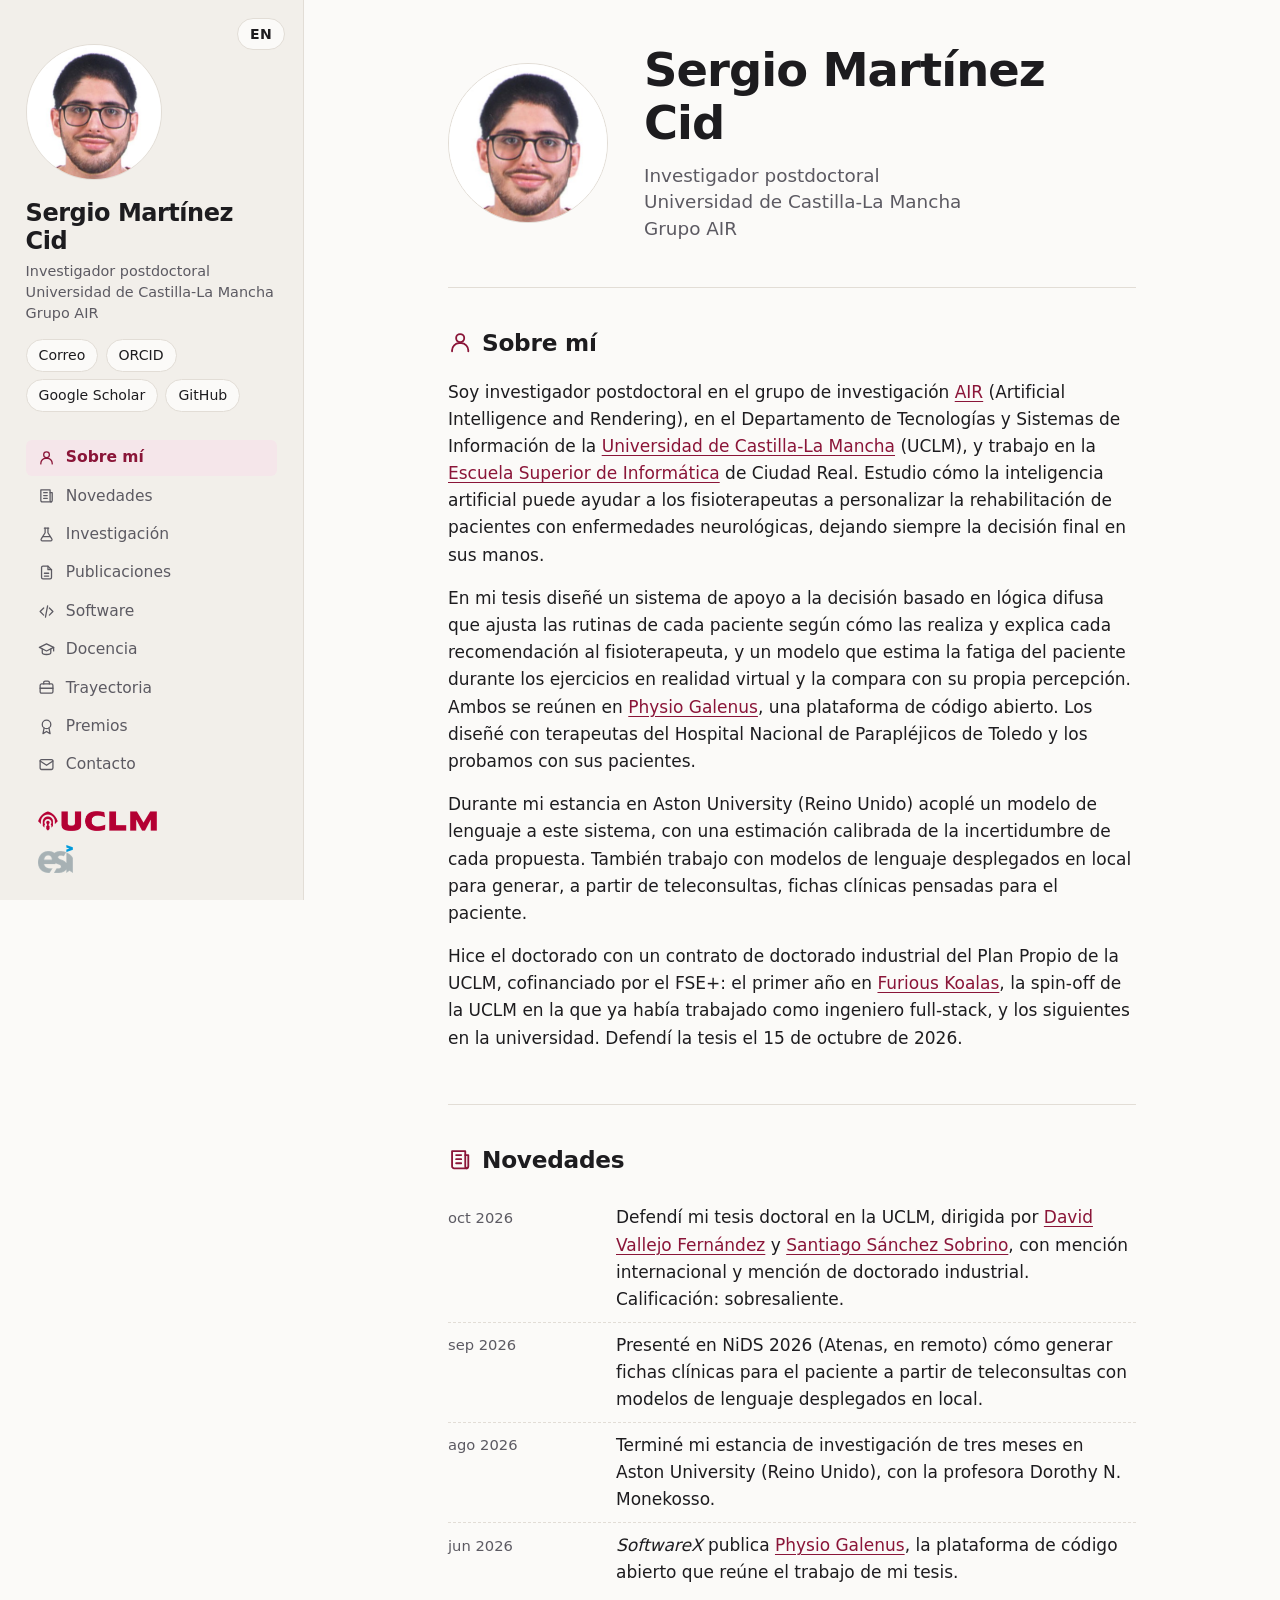
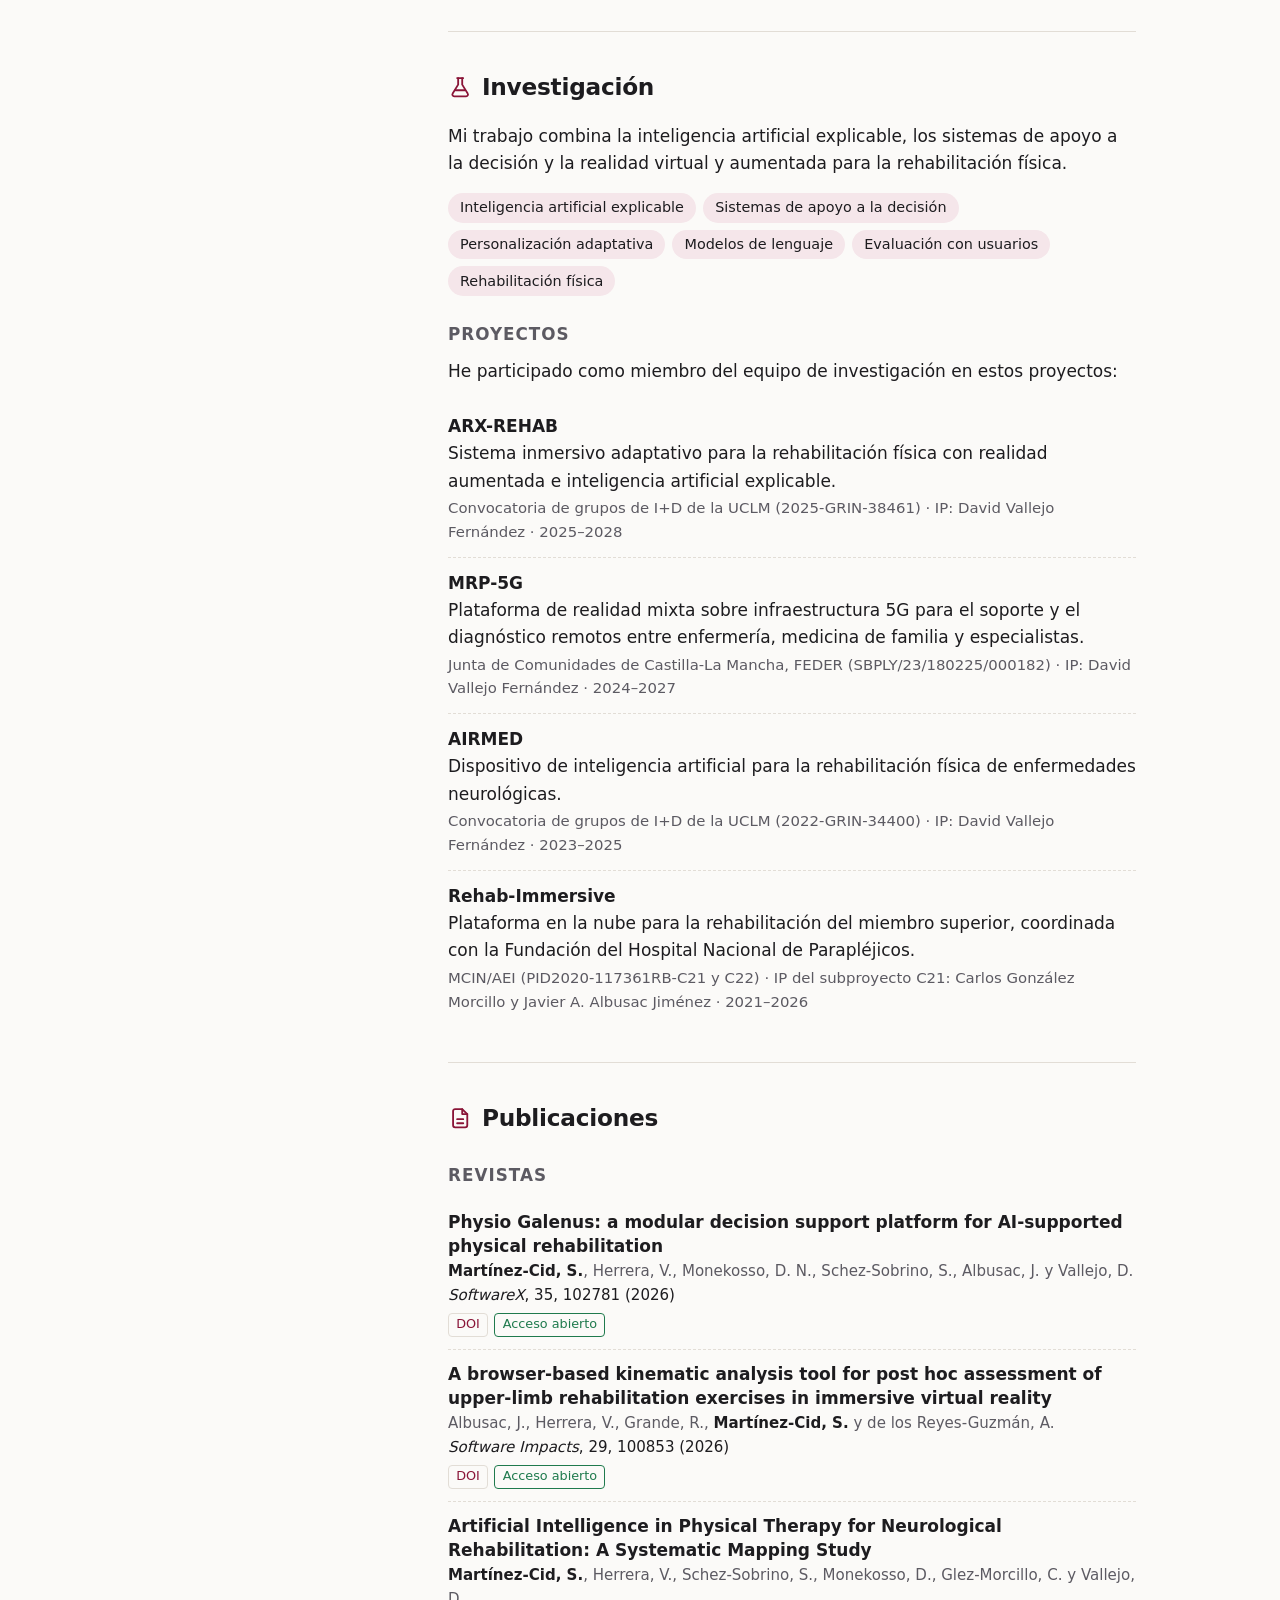
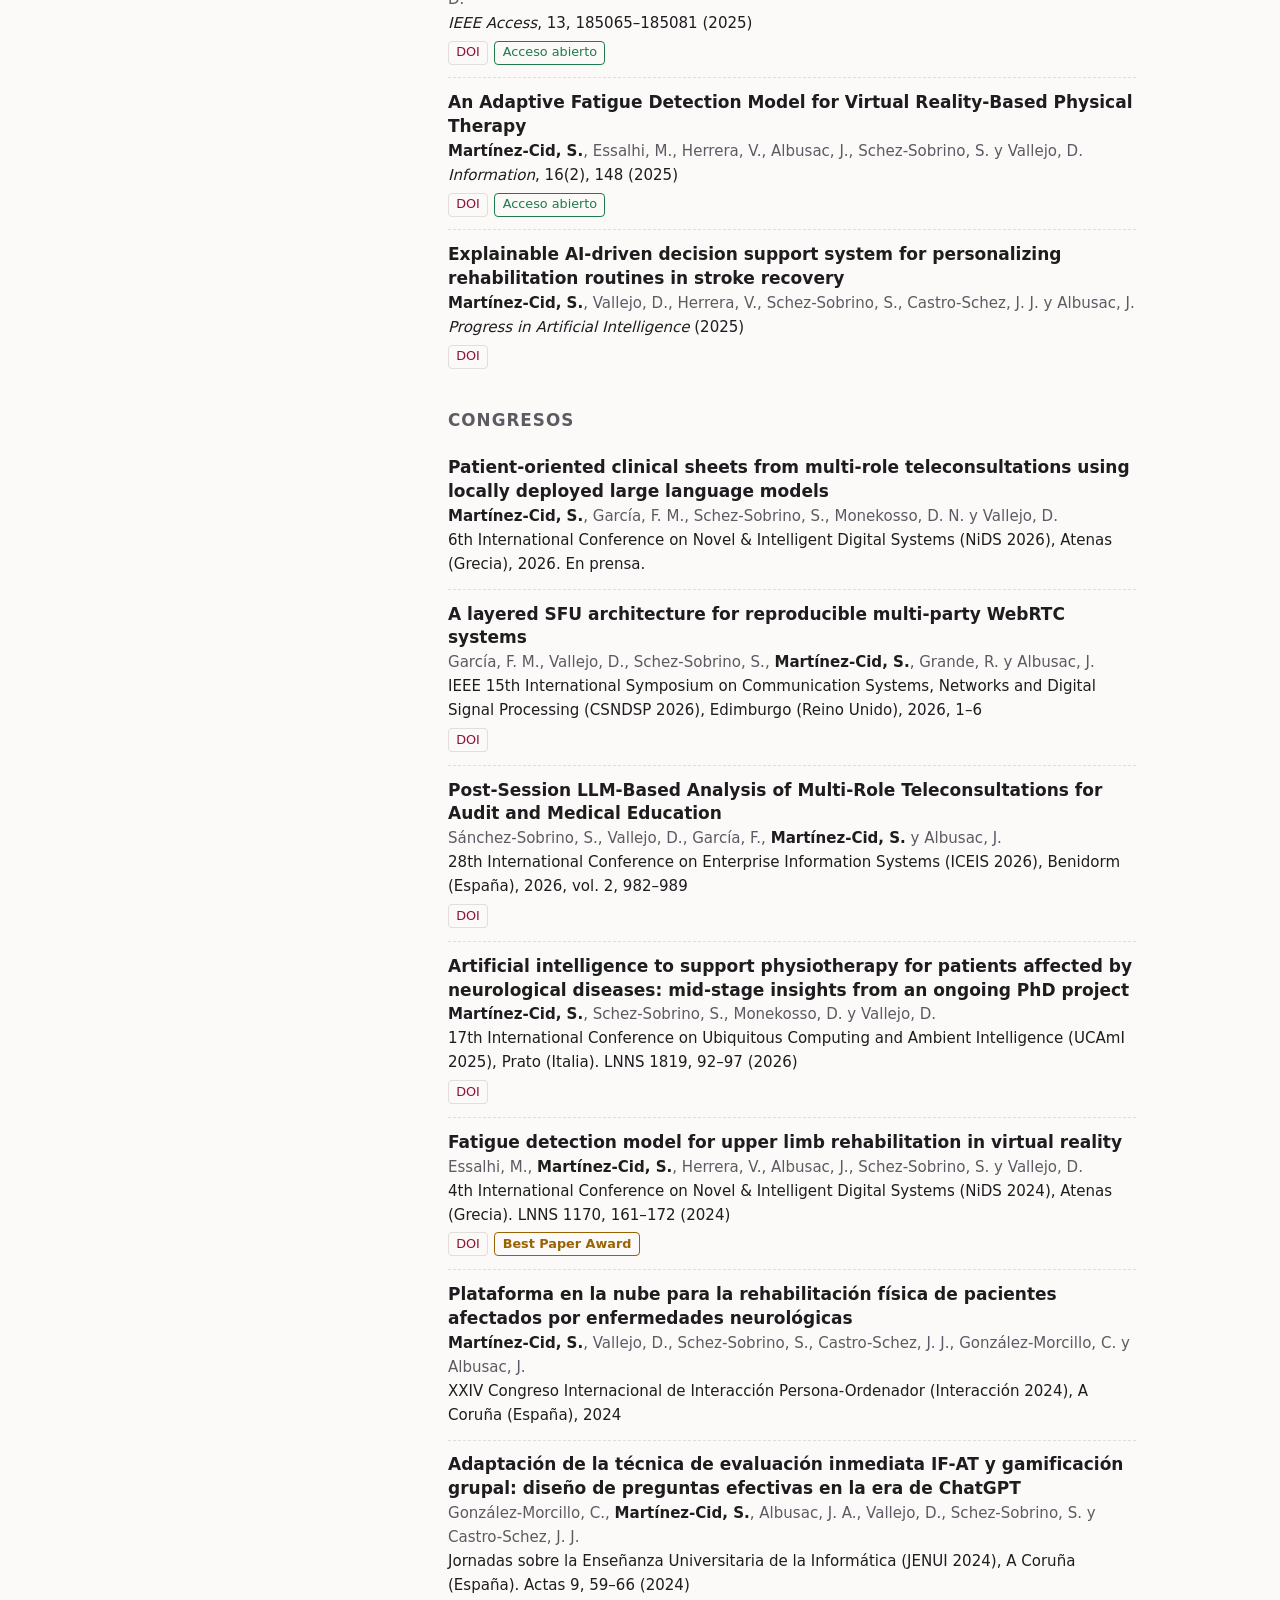
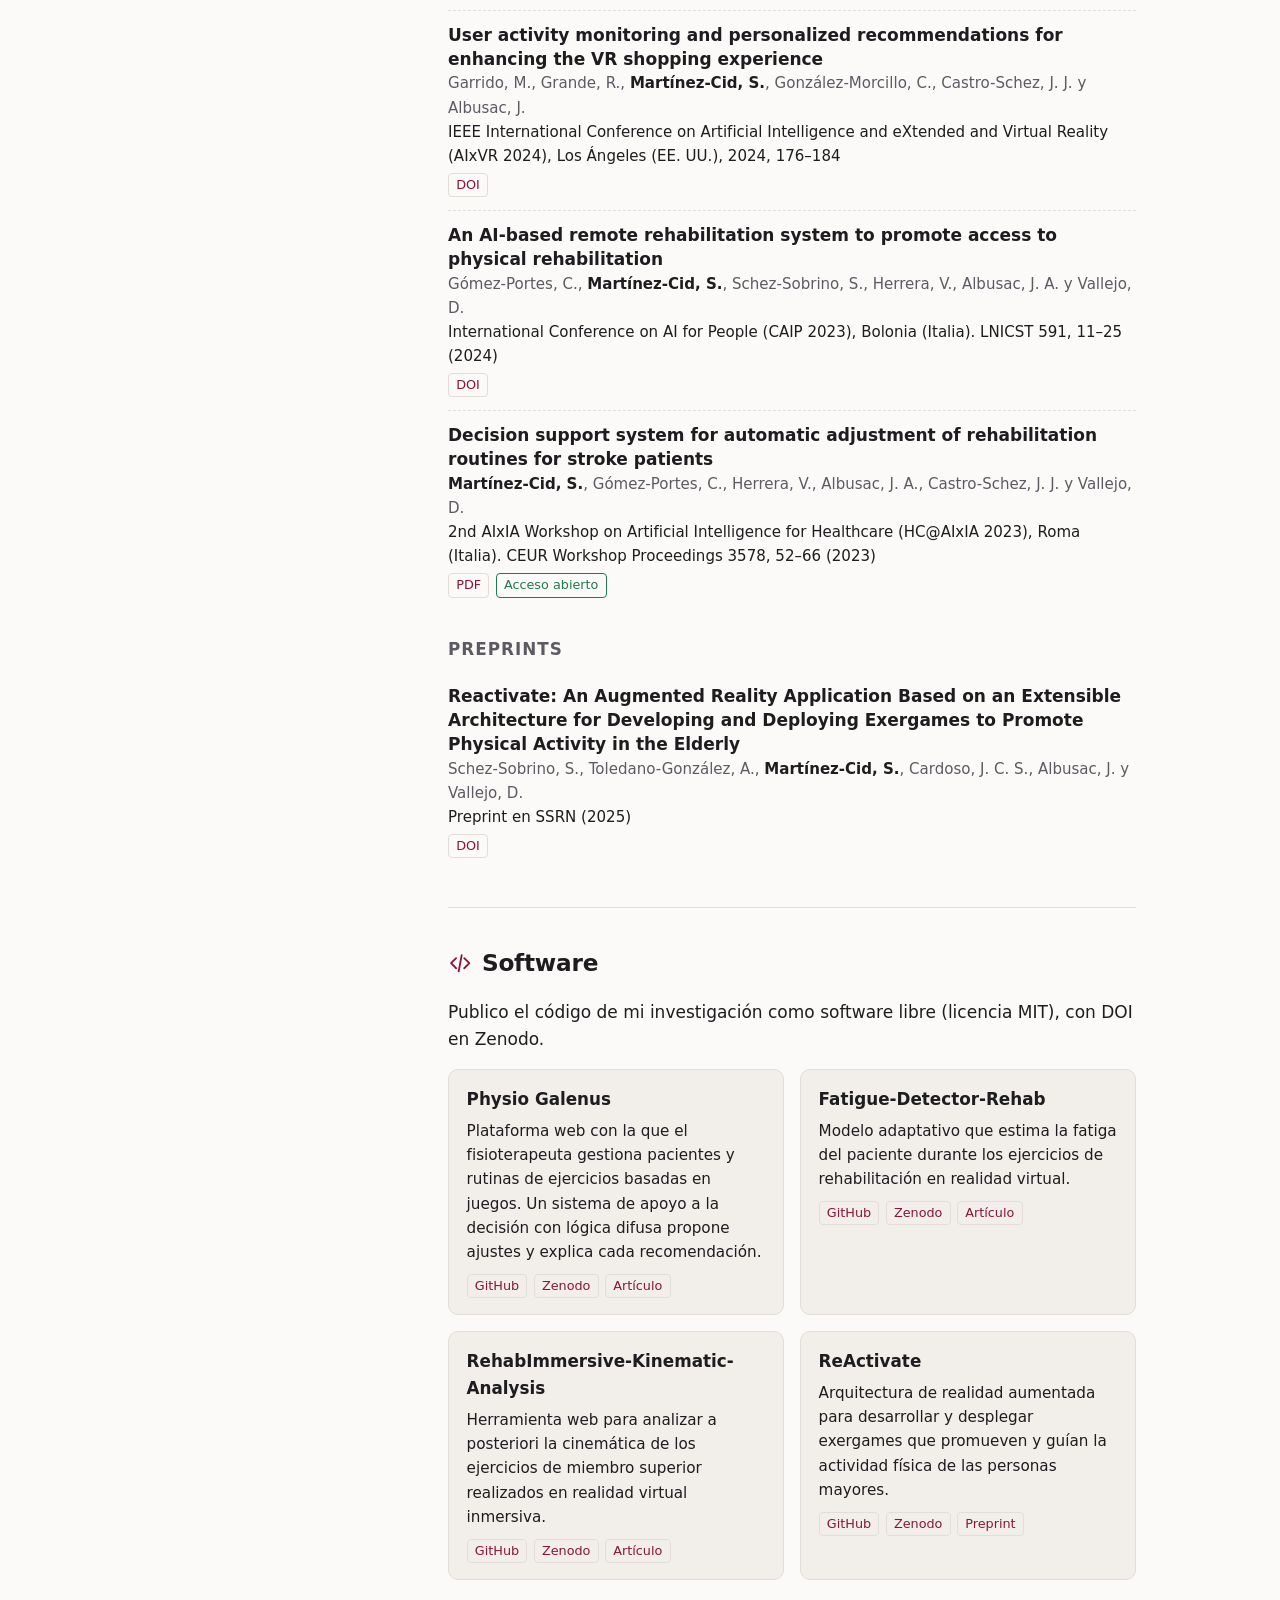
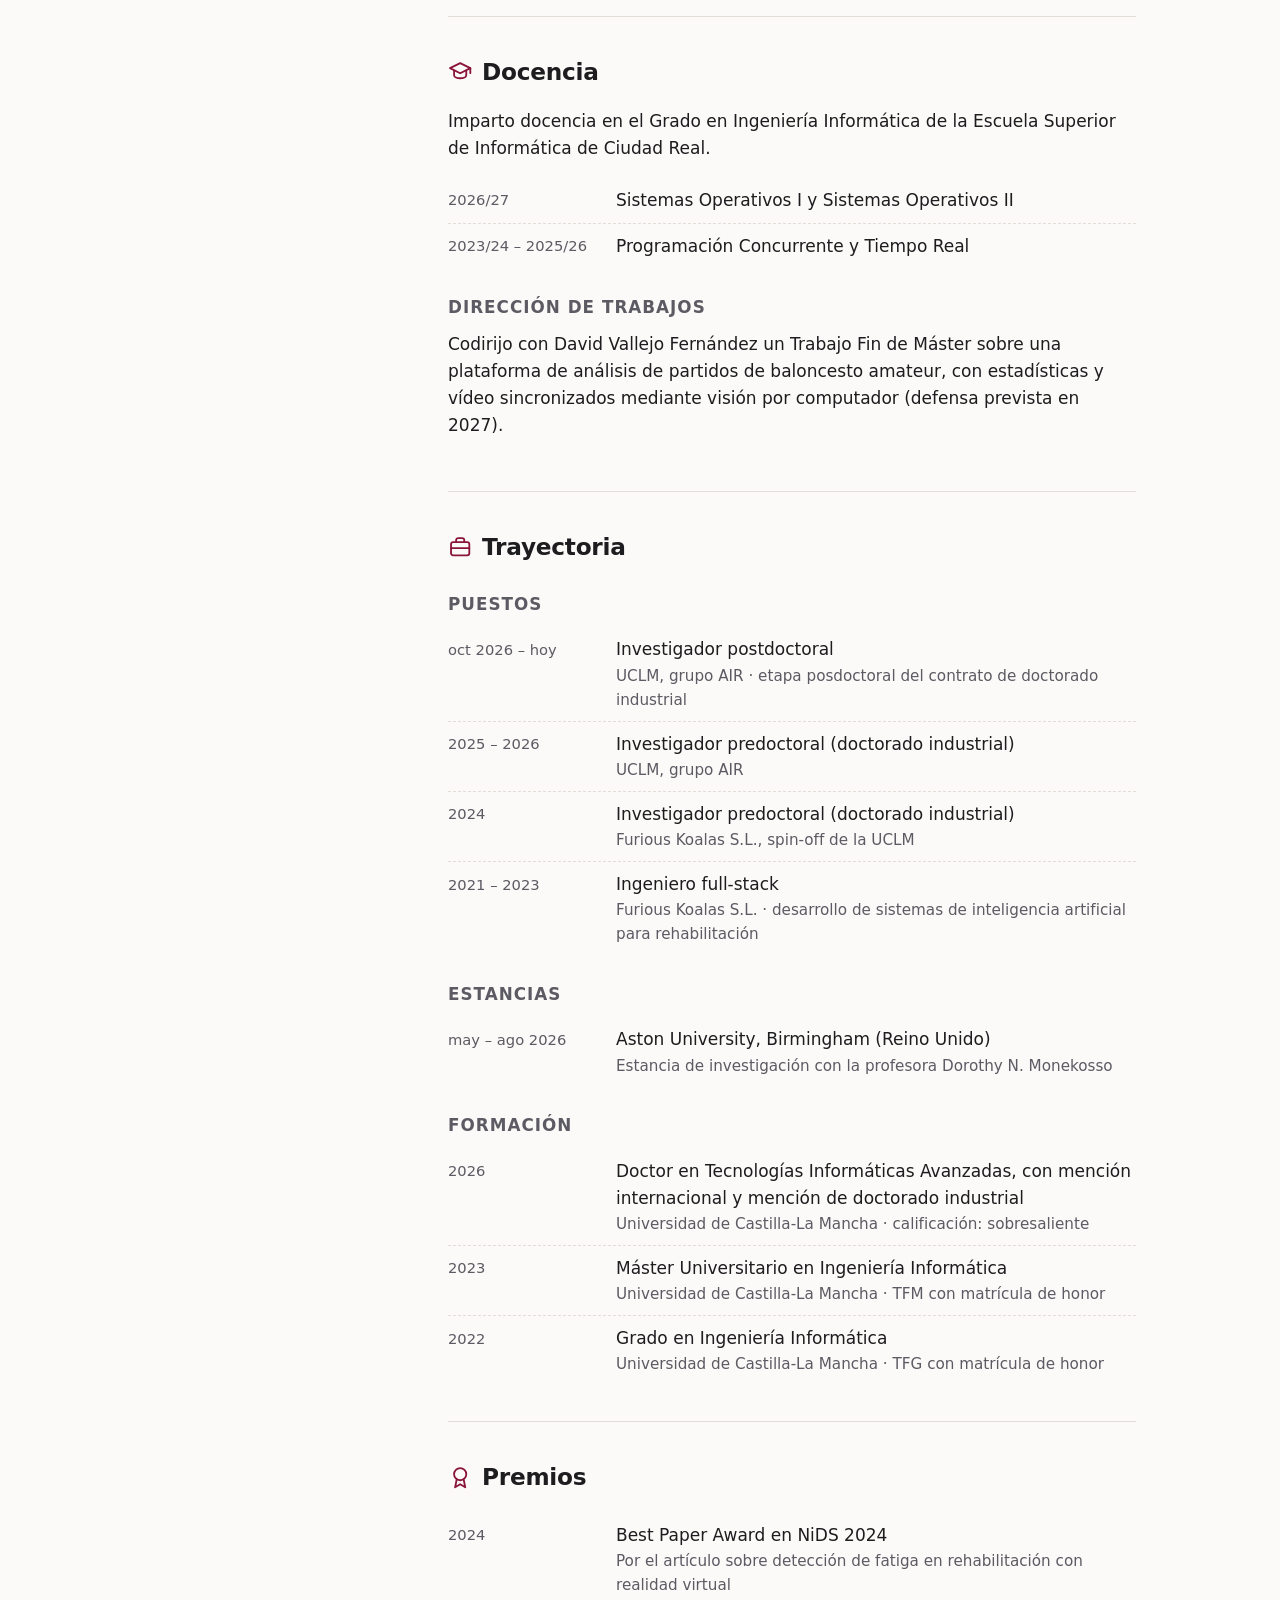
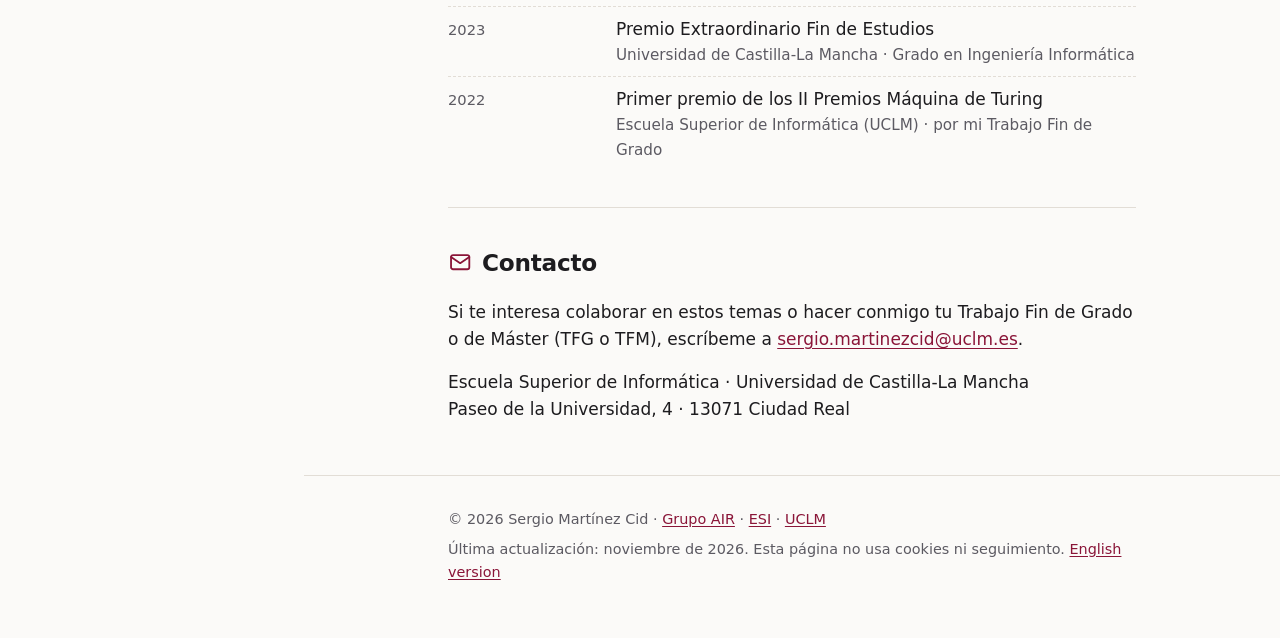
<file: index.html>
<!DOCTYPE html>
<html lang="es">
<head>
<meta charset="utf-8">
<meta name="viewport" content="width=device-width, initial-scale=1">
<title>Sergio Martínez Cid</title>
<meta name="description" content="Investigador postdoctoral en la Universidad de Castilla-La Mancha (grupo AIR). Inteligencia artificial explicable para apoyar la rehabilitación física.">
<meta name="author" content="Sergio Martínez Cid">
<link rel="canonical" href="https://www.esi.uclm.es/www/sergio.martinezcid/">
<link rel="alternate" hreflang="es" href="https://www.esi.uclm.es/www/sergio.martinezcid/">
<link rel="alternate" hreflang="en" href="https://www.esi.uclm.es/www/sergio.martinezcid/en/">
<link rel="alternate" hreflang="x-default" href="https://www.esi.uclm.es/www/sergio.martinezcid/">
<meta property="og:type" content="profile">
<meta property="og:title" content="Sergio Martínez Cid">
<meta property="og:description" content="Investigador postdoctoral en la Universidad de Castilla-La Mancha (grupo AIR). Inteligencia artificial explicable para apoyar la rehabilitación física.">
<meta property="og:url" content="https://www.esi.uclm.es/www/sergio.martinezcid/">
<meta property="og:image" content="https://www.esi.uclm.es/www/sergio.martinezcid/img/sergio.jpg">
<meta property="og:image:width" content="340">
<meta property="og:image:height" content="340">
<meta property="og:image:alt" content="Foto de Sergio Martínez Cid">
<meta property="og:locale" content="es_ES">
<meta property="og:locale:alternate" content="en_GB">
<meta name="theme-color" content="#fbfaf8" media="(prefers-color-scheme: light)">
<meta name="theme-color" content="#141416" media="(prefers-color-scheme: dark)">
<link rel="icon" href="img/favicon.svg" type="image/svg+xml">
<link rel="stylesheet" href="css/estilo.css">
<script type="application/ld+json">
{
  "@context": "https://schema.org",
  "@type": "Person",
  "name": "Sergio Martínez Cid",
  "jobTitle": "Investigador postdoctoral",
  "image": "https://www.esi.uclm.es/www/sergio.martinezcid/img/sergio.jpg",
  "url": "https://www.esi.uclm.es/www/sergio.martinezcid/",
  "email": "mailto:sergio.martinezcid@uclm.es",
  "affiliation": {"@type": "CollegeOrUniversity", "name": "Universidad de Castilla-La Mancha", "url": "https://www.uclm.es"},
  "alumniOf": {"@type": "CollegeOrUniversity", "name": "Universidad de Castilla-La Mancha"},
  "knowsAbout": ["Inteligencia artificial explicable", "Sistemas de apoyo a la decisión", "Modelos de lenguaje", "Rehabilitación física", "Realidad virtual"],
  "sameAs": [
    "https://orcid.org/0009-0009-8976-4974",
    "https://scholar.google.es/citations?user=ztp9qcgAAAAJ",
    "https://github.com/SergioMartinezCid"
  ]
}
</script>
</head>
<body>
<svg class="sprite" aria-hidden="true" focusable="false">
  <symbol id="i-persona" viewBox="0 0 24 24"><circle cx="12" cy="8" r="4"/><path d="M4 21v-1a7 7 0 0 1 7-7h2a7 7 0 0 1 7 7v1"/></symbol>
  <symbol id="i-novedades" viewBox="0 0 24 24"><path d="M4 4h13v15a2 2 0 0 0 2 2H6a2 2 0 0 1-2-2z"/><path d="M17 8h3v11a2 2 0 0 1-2 2"/><path d="M8 8h5M8 12h5M8 16h5"/></symbol>
  <symbol id="i-investigacion" viewBox="0 0 24 24"><path d="M9 3h6"/><path d="M10 3v6.5L4.6 18.2A1.8 1.8 0 0 0 6.1 21h11.8a1.8 1.8 0 0 0 1.5-2.8L14 9.5V3"/><path d="M7.5 15h9"/></symbol>
  <symbol id="i-publicaciones" viewBox="0 0 24 24"><path d="M14 3H7a2 2 0 0 0-2 2v14a2 2 0 0 0 2 2h10a2 2 0 0 0 2-2V8z"/><path d="M14 3v5h5"/><path d="M9 13h6M9 17h6"/></symbol>
  <symbol id="i-software" viewBox="0 0 24 24"><path d="m8 7-5 5 5 5"/><path d="m16 7 5 5-5 5"/><path d="m13.5 4-3 16"/></symbol>
  <symbol id="i-docencia" viewBox="0 0 24 24"><path d="M22 9 12 4 2 9l10 5z"/><path d="M6 11.5V16c0 1.7 2.7 3 6 3s6-1.3 6-3v-4.5"/><path d="M22 9v5"/></symbol>
  <symbol id="i-trayectoria" viewBox="0 0 24 24"><rect x="3" y="7" width="18" height="13" rx="2"/><path d="M8 7V5a2 2 0 0 1 2-2h4a2 2 0 0 1 2 2v2"/><path d="M3 13h18"/></symbol>
  <symbol id="i-premios" viewBox="0 0 24 24"><circle cx="12" cy="9" r="6"/><path d="M8.6 14 7 22l5-3 5 3-1.6-8"/></symbol>
  <symbol id="i-contacto" viewBox="0 0 24 24"><rect x="3" y="5" width="18" height="14" rx="2"/><path d="m3 7 9 6 9-6"/></symbol>
</svg>
<a class="saltar" href="#contenido">Saltar al contenido</a>

<header class="lateral">
  <div class="identidad">
    <img class="foto" src="img/sergio.jpg" alt="Foto de Sergio Martínez Cid" width="340" height="340">
    <div>
      <h1>Sergio Martínez Cid</h1>
      <p class="cargo">Investigador postdoctoral<br>Universidad de Castilla-La Mancha<br>Grupo AIR</p>
    </div>
    <ul class="enlaces">
      <li><a href="mailto:sergio.martinezcid@uclm.es">Correo</a></li>
      <li><a href="https://orcid.org/0009-0009-8976-4974">ORCID</a></li>
      <li><a href="https://scholar.google.es/citations?user=ztp9qcgAAAAJ&amp;hl=es">Google Scholar</a></li>
      <li><a href="https://github.com/SergioMartinezCid">GitHub</a></li>
      <li><a class="idioma" href="en/" hreflang="en" lang="en" title="English version">EN</a></li>
    </ul>
  </div>
  <nav class="menu" aria-label="Secciones">
    <ul>
      <li><a href="#sobre-mi"><svg class="icono" aria-hidden="true"><use href="#i-persona"/></svg>Sobre mí</a></li>
      <li><a href="#novedades"><svg class="icono" aria-hidden="true"><use href="#i-novedades"/></svg>Novedades</a></li>
      <li><a href="#investigacion"><svg class="icono" aria-hidden="true"><use href="#i-investigacion"/></svg>Investigación</a></li>
      <li><a href="#publicaciones"><svg class="icono" aria-hidden="true"><use href="#i-publicaciones"/></svg>Publicaciones</a></li>
      <li><a href="#software"><svg class="icono" aria-hidden="true"><use href="#i-software"/></svg>Software</a></li>
      <li><a href="#docencia"><svg class="icono" aria-hidden="true"><use href="#i-docencia"/></svg>Docencia</a></li>
      <li><a href="#trayectoria"><svg class="icono" aria-hidden="true"><use href="#i-trayectoria"/></svg>Trayectoria</a></li>
      <li><a href="#premios"><svg class="icono" aria-hidden="true"><use href="#i-premios"/></svg>Premios</a></li>
      <li><a href="#contacto"><svg class="icono" aria-hidden="true"><use href="#i-contacto"/></svg>Contacto</a></li>
    </ul>
  </nav>
  <div class="logos">
    <a href="https://www.uclm.es" title="Universidad de Castilla-La Mancha"><picture><source srcset="img/uclm-blanco.png" media="(prefers-color-scheme: dark)"><img src="img/uclm.png" alt="UCLM · Universidad de Castilla-La Mancha" width="119" height="20" loading="lazy"></picture></a>
    <a href="https://esi.uclm.es/" title="Escuela Superior de Informática"><img src="img/esi.png" alt="ESI · Escuela Superior de Informática" width="35" height="28" loading="lazy"></a>
  </div>
</header>

<main id="contenido">
<div class="contenedor">

<div class="portada" aria-hidden="true">
  <img class="foto" src="img/sergio.jpg" alt="" width="340" height="340">
  <div>
    <p class="nombre-portada">Sergio Martínez Cid</p>
    <p class="cargo">Investigador postdoctoral<br>Universidad de Castilla-La Mancha<br>Grupo AIR</p>
  </div>
</div>

<section id="sobre-mi">
  <h2><svg class="icono" aria-hidden="true"><use href="#i-persona"/></svg>Sobre mí</h2>
  <p>Soy investigador postdoctoral en el grupo de investigación <a href="https://air.esi.uclm.es/">AIR</a> (Artificial Intelligence and Rendering), en el Departamento de Tecnologías y Sistemas de Información de la <a href="https://www.uclm.es">Universidad de Castilla-La Mancha</a> (UCLM), y trabajo en la <a href="https://esi.uclm.es/">Escuela Superior de Informática</a> de Ciudad Real. Estudio cómo la inteligencia artificial puede ayudar a los fisioterapeutas a personalizar la rehabilitación de pacientes con enfermedades neurológicas, dejando siempre la decisión final en sus manos.</p>
  <p>En mi tesis diseñé un sistema de apoyo a la decisión basado en lógica difusa que ajusta las rutinas de cada paciente según cómo las realiza y explica cada recomendación al fisioterapeuta, y un modelo que estima la fatiga del paciente durante los ejercicios en realidad virtual y la compara con su propia percepción. Ambos se reúnen en <a href="#software">Physio Galenus</a>, una plataforma de código abierto. Los diseñé con terapeutas del Hospital Nacional de Parapléjicos de Toledo y los probamos con sus pacientes.</p>
  <p>Durante mi estancia en Aston University (Reino Unido) acoplé un modelo de lenguaje a este sistema, con una estimación calibrada de la incertidumbre de cada propuesta. También trabajo con modelos de lenguaje desplegados en local para generar, a partir de teleconsultas, fichas clínicas pensadas para el paciente.</p>
  <p>Hice el doctorado con un contrato de doctorado industrial del Plan Propio de la UCLM, cofinanciado por el FSE+: el primer año en <a href="https://www.furiouskoalas.com">Furious Koalas</a>, la spin-off de la UCLM en la que ya había trabajado como ingeniero full-stack, y los siguientes en la universidad. Defendí la tesis el 15 de octubre de 2026.</p>
</section>

<section id="novedades">
  <h2><svg class="icono" aria-hidden="true"><use href="#i-novedades"/></svg>Novedades</h2>
  <ul class="fechas">
    <li><time datetime="2026-10">oct 2026</time><div>Defendí mi tesis doctoral en la UCLM, dirigida por <a href="https://www.esi.uclm.es/www/David.Vallejo/">David Vallejo Fernández</a> y <a href="https://www.esi.uclm.es/www/santiago.sanchez/">Santiago Sánchez Sobrino</a>, con mención internacional y mención de doctorado industrial. Calificación: sobresaliente.</div></li>
    <li><time datetime="2026-09">sep 2026</time><div>Presenté en NiDS 2026 (Atenas, en remoto) cómo generar fichas clínicas para el paciente a partir de teleconsultas con modelos de lenguaje desplegados en local.</div></li>
    <li><time datetime="2026-08">ago 2026</time><div>Terminé mi estancia de investigación de tres meses en Aston University (Reino Unido), con la profesora Dorothy N. Monekosso.</div></li>
    <li><time datetime="2026-06">jun 2026</time><div><em>SoftwareX</em> publica <a href="https://doi.org/10.1016/j.softx.2026.102781">Physio Galenus</a>, la plataforma de código abierto que reúne el trabajo de mi tesis.</div></li>
  </ul>
</section>

<section id="investigacion">
  <h2><svg class="icono" aria-hidden="true"><use href="#i-investigacion"/></svg>Investigación</h2>
  <p>Mi trabajo combina la inteligencia artificial explicable, los sistemas de apoyo a la decisión y la realidad virtual y aumentada para la rehabilitación física.</p>
  <ul class="temas">
    <li>Inteligencia artificial explicable</li>
    <li>Sistemas de apoyo a la decisión</li>
    <li>Personalización adaptativa</li>
    <li>Modelos de lenguaje</li>
    <li>Evaluación con usuarios</li>
    <li>Rehabilitación física</li>
  </ul>
  <h3>Proyectos</h3>
  <p>He participado como miembro del equipo de investigación en estos proyectos:</p>
  <ul class="proyectos">
    <li><strong>ARX-REHAB</strong> Sistema inmersivo adaptativo para la rehabilitación física con realidad aumentada e inteligencia artificial explicable.
      <span class="dato">Convocatoria de grupos de I+D de la UCLM (2025-GRIN-38461) · IP: David Vallejo Fernández · 2025–2028</span></li>
    <li><strong>MRP-5G</strong> Plataforma de realidad mixta sobre infraestructura 5G para el soporte y el diagnóstico remotos entre enfermería, medicina de familia y especialistas.
      <span class="dato">Junta de Comunidades de Castilla-La Mancha, FEDER (SBPLY/23/180225/000182) · IP: David Vallejo Fernández · 2024–2027</span></li>
    <li><strong>AIRMED</strong> Dispositivo de inteligencia artificial para la rehabilitación física de enfermedades neurológicas.
      <span class="dato">Convocatoria de grupos de I+D de la UCLM (2022-GRIN-34400) · IP: David Vallejo Fernández · 2023–2025</span></li>
    <li><strong>Rehab-Immersive</strong> Plataforma en la nube para la rehabilitación del miembro superior, coordinada con la Fundación del Hospital Nacional de Parapléjicos.
      <span class="dato">MCIN/AEI (PID2020-117361RB-C21 y C22) · IP del subproyecto C21: Carlos González Morcillo y Javier A. Albusac Jiménez · 2021–2026</span></li>
  </ul>
</section>

<section id="publicaciones">
  <h2><svg class="icono" aria-hidden="true"><use href="#i-publicaciones"/></svg>Publicaciones</h2>

  <h3>Revistas</h3>
  <ul class="pubs">
    <li>
      <span class="titulo">Physio Galenus: a modular decision support platform for AI-supported physical rehabilitation</span>
      <span class="autores"><strong>Martínez-Cid, S.</strong>, Herrera, V., Monekosso, D. N., Schez-Sobrino, S., Albusac, J. y Vallejo, D.</span>
      <span class="medio"><em>SoftwareX</em>, 35, 102781 (2026)</span>
      <span class="etiquetas"><a href="https://doi.org/10.1016/j.softx.2026.102781">DOI</a><span class="abierto">Acceso abierto</span></span>
    </li>
    <li>
      <span class="titulo">A browser-based kinematic analysis tool for post hoc assessment of upper-limb rehabilitation exercises in immersive virtual reality</span>
      <span class="autores">Albusac, J., Herrera, V., Grande, R., <strong>Martínez-Cid, S.</strong> y de los Reyes-Guzmán, A.</span>
      <span class="medio"><em>Software Impacts</em>, 29, 100853 (2026)</span>
      <span class="etiquetas"><a href="https://doi.org/10.1016/j.simpa.2026.100853">DOI</a><span class="abierto">Acceso abierto</span></span>
    </li>
    <li>
      <span class="titulo">Artificial Intelligence in Physical Therapy for Neurological Rehabilitation: A Systematic Mapping Study</span>
      <span class="autores"><strong>Martínez-Cid, S.</strong>, Herrera, V., Schez-Sobrino, S., Monekosso, D., Glez-Morcillo, C. y Vallejo, D.</span>
      <span class="medio"><em>IEEE Access</em>, 13, 185065–185081 (2025)</span>
      <span class="etiquetas"><a href="https://doi.org/10.1109/ACCESS.2025.3626013">DOI</a><span class="abierto">Acceso abierto</span></span>
    </li>
    <li>
      <span class="titulo">An Adaptive Fatigue Detection Model for Virtual Reality-Based Physical Therapy</span>
      <span class="autores"><strong>Martínez-Cid, S.</strong>, Essalhi, M., Herrera, V., Albusac, J., Schez-Sobrino, S. y Vallejo, D.</span>
      <span class="medio"><em>Information</em>, 16(2), 148 (2025)</span>
      <span class="etiquetas"><a href="https://doi.org/10.3390/info16020148">DOI</a><span class="abierto">Acceso abierto</span></span>
    </li>
    <li>
      <span class="titulo">Explainable AI-driven decision support system for personalizing rehabilitation routines in stroke recovery</span>
      <span class="autores"><strong>Martínez-Cid, S.</strong>, Vallejo, D., Herrera, V., Schez-Sobrino, S., Castro-Schez, J. J. y Albusac, J.</span>
      <span class="medio"><em>Progress in Artificial Intelligence</em> (2025)</span>
      <span class="etiquetas"><a href="https://doi.org/10.1007/s13748-024-00357-6">DOI</a></span>
    </li>
  </ul>

  <h3>Congresos</h3>
  <ul class="pubs">
    <li>
      <span class="titulo">Patient-oriented clinical sheets from multi-role teleconsultations using locally deployed large language models</span>
      <span class="autores"><strong>Martínez-Cid, S.</strong>, García, F. M., Schez-Sobrino, S., Monekosso, D. N. y Vallejo, D.</span>
      <span class="medio">6th International Conference on Novel &amp; Intelligent Digital Systems (NiDS 2026), Atenas (Grecia), 2026. En prensa.</span>
    </li>
    <li>
      <span class="titulo">A layered SFU architecture for reproducible multi-party WebRTC systems</span>
      <span class="autores">García, F. M., Vallejo, D., Schez-Sobrino, S., <strong>Martínez-Cid, S.</strong>, Grande, R. y Albusac, J.</span>
      <span class="medio">IEEE 15th International Symposium on Communication Systems, Networks and Digital Signal Processing (CSNDSP 2026), Edimburgo (Reino Unido), 2026, 1–6</span>
      <span class="etiquetas"><a href="https://doi.org/10.1109/CSNDSP68462.2026.11654371">DOI</a></span>
    </li>
    <li>
      <span class="titulo">Post-Session LLM-Based Analysis of Multi-Role Teleconsultations for Audit and Medical Education</span>
      <span class="autores">Sánchez-Sobrino, S., Vallejo, D., García, F., <strong>Martínez-Cid, S.</strong> y Albusac, J.</span>
      <span class="medio">28th International Conference on Enterprise Information Systems (ICEIS 2026), Benidorm (España), 2026, vol. 2, 982–989</span>
      <span class="etiquetas"><a href="https://doi.org/10.5220/0014728100004018">DOI</a></span>
    </li>
    <li>
      <span class="titulo">Artificial intelligence to support physiotherapy for patients affected by neurological diseases: mid-stage insights from an ongoing PhD project</span>
      <span class="autores"><strong>Martínez-Cid, S.</strong>, Schez-Sobrino, S., Monekosso, D. y Vallejo, D.</span>
      <span class="medio">17th International Conference on Ubiquitous Computing and Ambient Intelligence (UCAmI 2025), Prato (Italia). LNNS 1819, 92–97 (2026)</span>
      <span class="etiquetas"><a href="https://doi.org/10.1007/978-3-032-16995-2_9">DOI</a></span>
    </li>
    <li>
      <span class="titulo">Fatigue detection model for upper limb rehabilitation in virtual reality</span>
      <span class="autores">Essalhi, M., <strong>Martínez-Cid, S.</strong>, Herrera, V., Albusac, J., Schez-Sobrino, S. y Vallejo, D.</span>
      <span class="medio">4th International Conference on Novel &amp; Intelligent Digital Systems (NiDS 2024), Atenas (Grecia). LNNS 1170, 161–172 (2024)</span>
      <span class="etiquetas"><a href="https://doi.org/10.1007/978-3-031-73344-4_13">DOI</a><span class="premio">Best Paper Award</span></span>
    </li>
    <li>
      <span class="titulo">Plataforma en la nube para la rehabilitación física de pacientes afectados por enfermedades neurológicas</span>
      <span class="autores"><strong>Martínez-Cid, S.</strong>, Vallejo, D., Schez-Sobrino, S., Castro-Schez, J. J., González-Morcillo, C. y Albusac, J.</span>
      <span class="medio">XXIV Congreso Internacional de Interacción Persona-Ordenador (Interacción 2024), A Coruña (España), 2024</span>
    </li>
    <li>
      <span class="titulo">Adaptación de la técnica de evaluación inmediata IF-AT y gamificación grupal: diseño de preguntas efectivas en la era de ChatGPT</span>
      <span class="autores">González-Morcillo, C., <strong>Martínez-Cid, S.</strong>, Albusac, J. A., Vallejo, D., Schez-Sobrino, S. y Castro-Schez, J. J.</span>
      <span class="medio">Jornadas sobre la Enseñanza Universitaria de la Informática (JENUI 2024), A Coruña (España). Actas 9, 59–66 (2024)</span>
    </li>
    <li>
      <span class="titulo">User activity monitoring and personalized recommendations for enhancing the VR shopping experience</span>
      <span class="autores">Garrido, M., Grande, R., <strong>Martínez-Cid, S.</strong>, González-Morcillo, C., Castro-Schez, J. J. y Albusac, J.</span>
      <span class="medio">IEEE International Conference on Artificial Intelligence and eXtended and Virtual Reality (AIxVR 2024), Los Ángeles (EE. UU.), 2024, 176–184</span>
      <span class="etiquetas"><a href="https://doi.org/10.1109/AIxVR59861.2024.00030">DOI</a></span>
    </li>
    <li>
      <span class="titulo">An AI-based remote rehabilitation system to promote access to physical rehabilitation</span>
      <span class="autores">Gómez-Portes, C., <strong>Martínez-Cid, S.</strong>, Schez-Sobrino, S., Herrera, V., Albusac, J. A. y Vallejo, D.</span>
      <span class="medio">International Conference on AI for People (CAIP 2023), Bolonia (Italia). LNICST 591, 11–25 (2024)</span>
      <span class="etiquetas"><a href="https://doi.org/10.1007/978-3-031-71304-0_2">DOI</a></span>
    </li>
    <li>
      <span class="titulo">Decision support system for automatic adjustment of rehabilitation routines for stroke patients</span>
      <span class="autores"><strong>Martínez-Cid, S.</strong>, Gómez-Portes, C., Herrera, V., Albusac, J. A., Castro-Schez, J. J. y Vallejo, D.</span>
      <span class="medio">2nd AIxIA Workshop on Artificial Intelligence for Healthcare (HC@AIxIA 2023), Roma (Italia). CEUR Workshop Proceedings 3578, 52–66 (2023)</span>
      <span class="etiquetas"><a href="https://ceur-ws.org/Vol-3578/paper6.pdf">PDF</a><span class="abierto">Acceso abierto</span></span>
    </li>
  </ul>

  <h3>Preprints</h3>
  <ul class="pubs">
    <li>
      <span class="titulo">Reactivate: An Augmented Reality Application Based on an Extensible Architecture for Developing and Deploying Exergames to Promote Physical Activity in the Elderly</span>
      <span class="autores">Schez-Sobrino, S., Toledano-González, A., <strong>Martínez-Cid, S.</strong>, Cardoso, J. C. S., Albusac, J. y Vallejo, D.</span>
      <span class="medio">Preprint en SSRN (2025)</span>
      <span class="etiquetas"><a href="https://doi.org/10.2139/ssrn.5346093">DOI</a></span>
    </li>
  </ul>
</section>

<section id="software">
  <h2><svg class="icono" aria-hidden="true"><use href="#i-software"/></svg>Software</h2>
  <p>Publico el código de mi investigación como software libre (licencia MIT), con DOI en Zenodo.</p>
  <ul class="software">
    <li>
      <strong>Physio Galenus</strong>
      <p>Plataforma web con la que el fisioterapeuta gestiona pacientes y rutinas de ejercicios basadas en juegos. Un sistema de apoyo a la decisión con lógica difusa propone ajustes y explica cada recomendación.</p>
      <span class="etiquetas"><a href="https://github.com/AIR-Research-Group-UCLM/Physio-Galenus">GitHub</a><a href="https://doi.org/10.5281/zenodo.20176807">Zenodo</a><a href="https://doi.org/10.1016/j.softx.2026.102781">Artículo</a></span>
    </li>
    <li>
      <strong>Fatigue-Detector-Rehab</strong>
      <p>Modelo adaptativo que estima la fatiga del paciente durante los ejercicios de rehabilitación en realidad virtual.</p>
      <span class="etiquetas"><a href="https://github.com/AIR-Research-Group-UCLM/Fatigue-Detector-Rehab">GitHub</a><a href="https://doi.org/10.5281/zenodo.22745996">Zenodo</a><a href="https://doi.org/10.3390/info16020148">Artículo</a></span>
    </li>
    <li>
      <strong>RehabImmersive-Kinematic-Analysis</strong>
      <p>Herramienta web para analizar a posteriori la cinemática de los ejercicios de miembro superior realizados en realidad virtual inmersiva.</p>
      <span class="etiquetas"><a href="https://github.com/AIR-Research-Group-UCLM/RehabImmersive-Kinematic-Analysis">GitHub</a><a href="https://doi.org/10.5281/zenodo.22745980">Zenodo</a><a href="https://doi.org/10.1016/j.simpa.2026.100853">Artículo</a></span>
    </li>
    <li>
      <strong>ReActivate</strong>
      <p>Arquitectura de realidad aumentada para desarrollar y desplegar exergames que promueven y guían la actividad física de las personas mayores.</p>
      <span class="etiquetas"><a href="https://github.com/AIR-Research-Group-UCLM/ReActivate">GitHub</a><a href="https://doi.org/10.5281/zenodo.20764253">Zenodo</a><a href="https://doi.org/10.2139/ssrn.5346093">Preprint</a></span>
    </li>
  </ul>
</section>

<section id="docencia">
  <h2><svg class="icono" aria-hidden="true"><use href="#i-docencia"/></svg>Docencia</h2>
  <p>Imparto docencia en el Grado en Ingeniería Informática de la Escuela Superior de Informática de Ciudad Real.</p>
  <ul class="fechas">
    <li><span class="periodo">2026/27</span><div>Sistemas Operativos I y Sistemas Operativos II</div></li>
    <li><span class="periodo">2023/24 – 2025/26</span><div>Programación Concurrente y Tiempo Real</div></li>
  </ul>
  <h3>Dirección de trabajos</h3>
  <p>Codirijo con David Vallejo Fernández un Trabajo Fin de Máster sobre una plataforma de análisis de partidos de baloncesto amateur, con estadísticas y vídeo sincronizados mediante visión por computador (defensa prevista en 2027).</p>
</section>

<section id="trayectoria">
  <h2><svg class="icono" aria-hidden="true"><use href="#i-trayectoria"/></svg>Trayectoria</h2>
  <h3>Puestos</h3>
  <ul class="fechas">
    <li><span class="periodo">oct 2026 – hoy</span><div>Investigador postdoctoral<span class="lugar">UCLM, grupo AIR · etapa posdoctoral del contrato de doctorado industrial</span></div></li>
    <li><span class="periodo">2025 – 2026</span><div>Investigador predoctoral (doctorado industrial)<span class="lugar">UCLM, grupo AIR</span></div></li>
    <li><span class="periodo">2024</span><div>Investigador predoctoral (doctorado industrial)<span class="lugar">Furious Koalas S.L., spin-off de la UCLM</span></div></li>
    <li><span class="periodo">2021 – 2023</span><div>Ingeniero full-stack<span class="lugar">Furious Koalas S.L. · desarrollo de sistemas de inteligencia artificial para rehabilitación</span></div></li>
  </ul>
  <h3>Estancias</h3>
  <ul class="fechas">
    <li><span class="periodo">may – ago 2026</span><div>Aston University, Birmingham (Reino Unido)<span class="lugar">Estancia de investigación con la profesora Dorothy N. Monekosso</span></div></li>
  </ul>
  <h3>Formación</h3>
  <ul class="fechas">
    <li><span class="periodo">2026</span><div>Doctor en Tecnologías Informáticas Avanzadas, con mención internacional y mención de doctorado industrial<span class="lugar">Universidad de Castilla-La Mancha · calificación: sobresaliente</span></div></li>
    <li><span class="periodo">2023</span><div>Máster Universitario en Ingeniería Informática<span class="lugar">Universidad de Castilla-La Mancha · TFM con matrícula de honor</span></div></li>
    <li><span class="periodo">2022</span><div>Grado en Ingeniería Informática<span class="lugar">Universidad de Castilla-La Mancha · TFG con matrícula de honor</span></div></li>
  </ul>
</section>

<section id="premios">
  <h2><svg class="icono" aria-hidden="true"><use href="#i-premios"/></svg>Premios</h2>
  <ul class="fechas">
    <li><span class="periodo">2024</span><div>Best Paper Award en NiDS 2024<span class="lugar">Por el artículo sobre detección de fatiga en rehabilitación con realidad virtual</span></div></li>
    <li><span class="periodo">2023</span><div>Premio Extraordinario Fin de Estudios<span class="lugar">Universidad de Castilla-La Mancha · Grado en Ingeniería Informática</span></div></li>
    <li><span class="periodo">2022</span><div>Primer premio de los II Premios Máquina de Turing<span class="lugar">Escuela Superior de Informática (UCLM) · por mi Trabajo Fin de Grado</span></div></li>
  </ul>
</section>

<section id="contacto">
  <h2><svg class="icono" aria-hidden="true"><use href="#i-contacto"/></svg>Contacto</h2>
  <p>Si te interesa colaborar en estos temas o hacer conmigo tu Trabajo Fin de Grado o de Máster (TFG o TFM), escríbeme a <a href="mailto:sergio.martinezcid@uclm.es">sergio.martinezcid@uclm.es</a>.</p>
  <p>Escuela Superior de Informática · Universidad de Castilla-La Mancha<br>Paseo de la Universidad, 4 · 13071 Ciudad Real</p>
</section>

</div>
</main>

<footer class="pie">
  <div class="contenedor">
    <p>© 2026 Sergio Martínez Cid · <a href="https://air.esi.uclm.es/">Grupo AIR</a> · <a href="https://esi.uclm.es/">ESI</a> · <a href="https://www.uclm.es">UCLM</a></p>
    <p>Última actualización: noviembre de 2026. Esta página no usa cookies ni seguimiento. <a href="en/" hreflang="en" lang="en">English version</a></p>
  </div>
</footer>
<script src="js/web.js"></script>
</body>
</html>
</file>
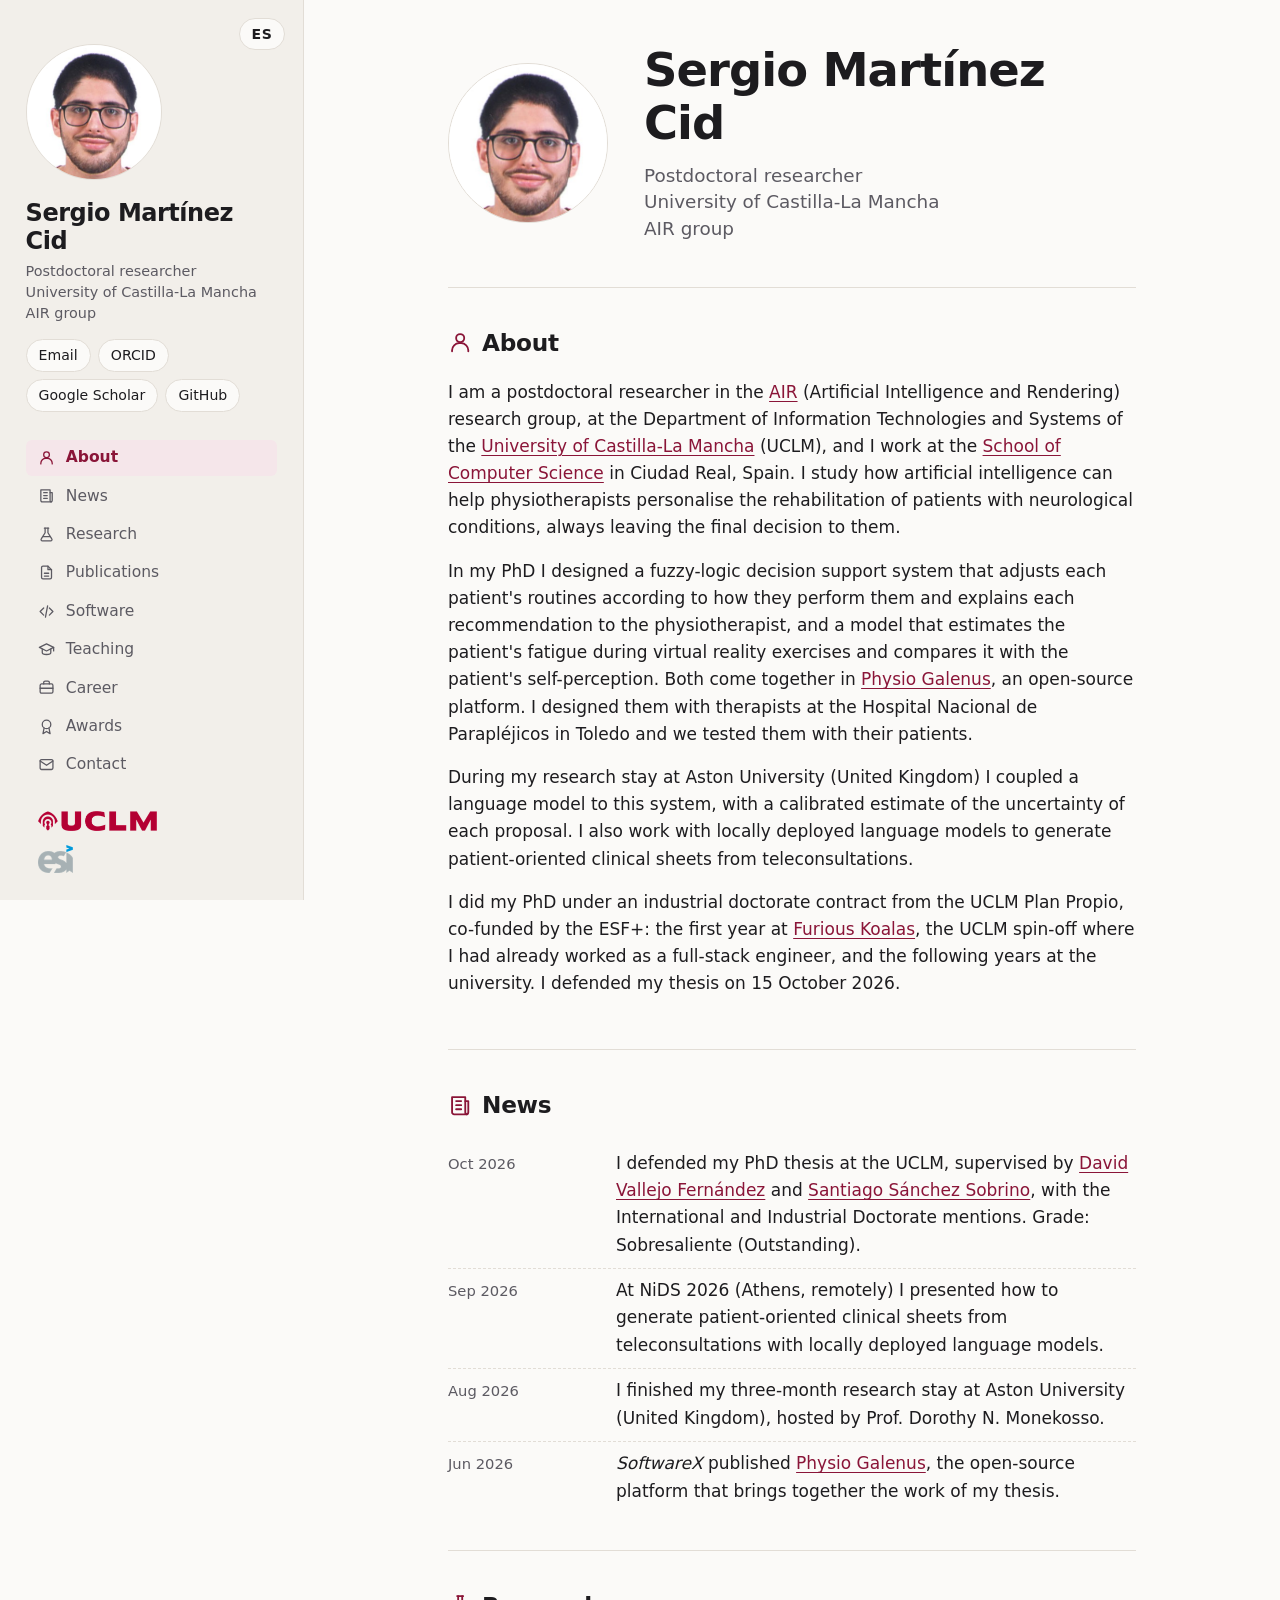
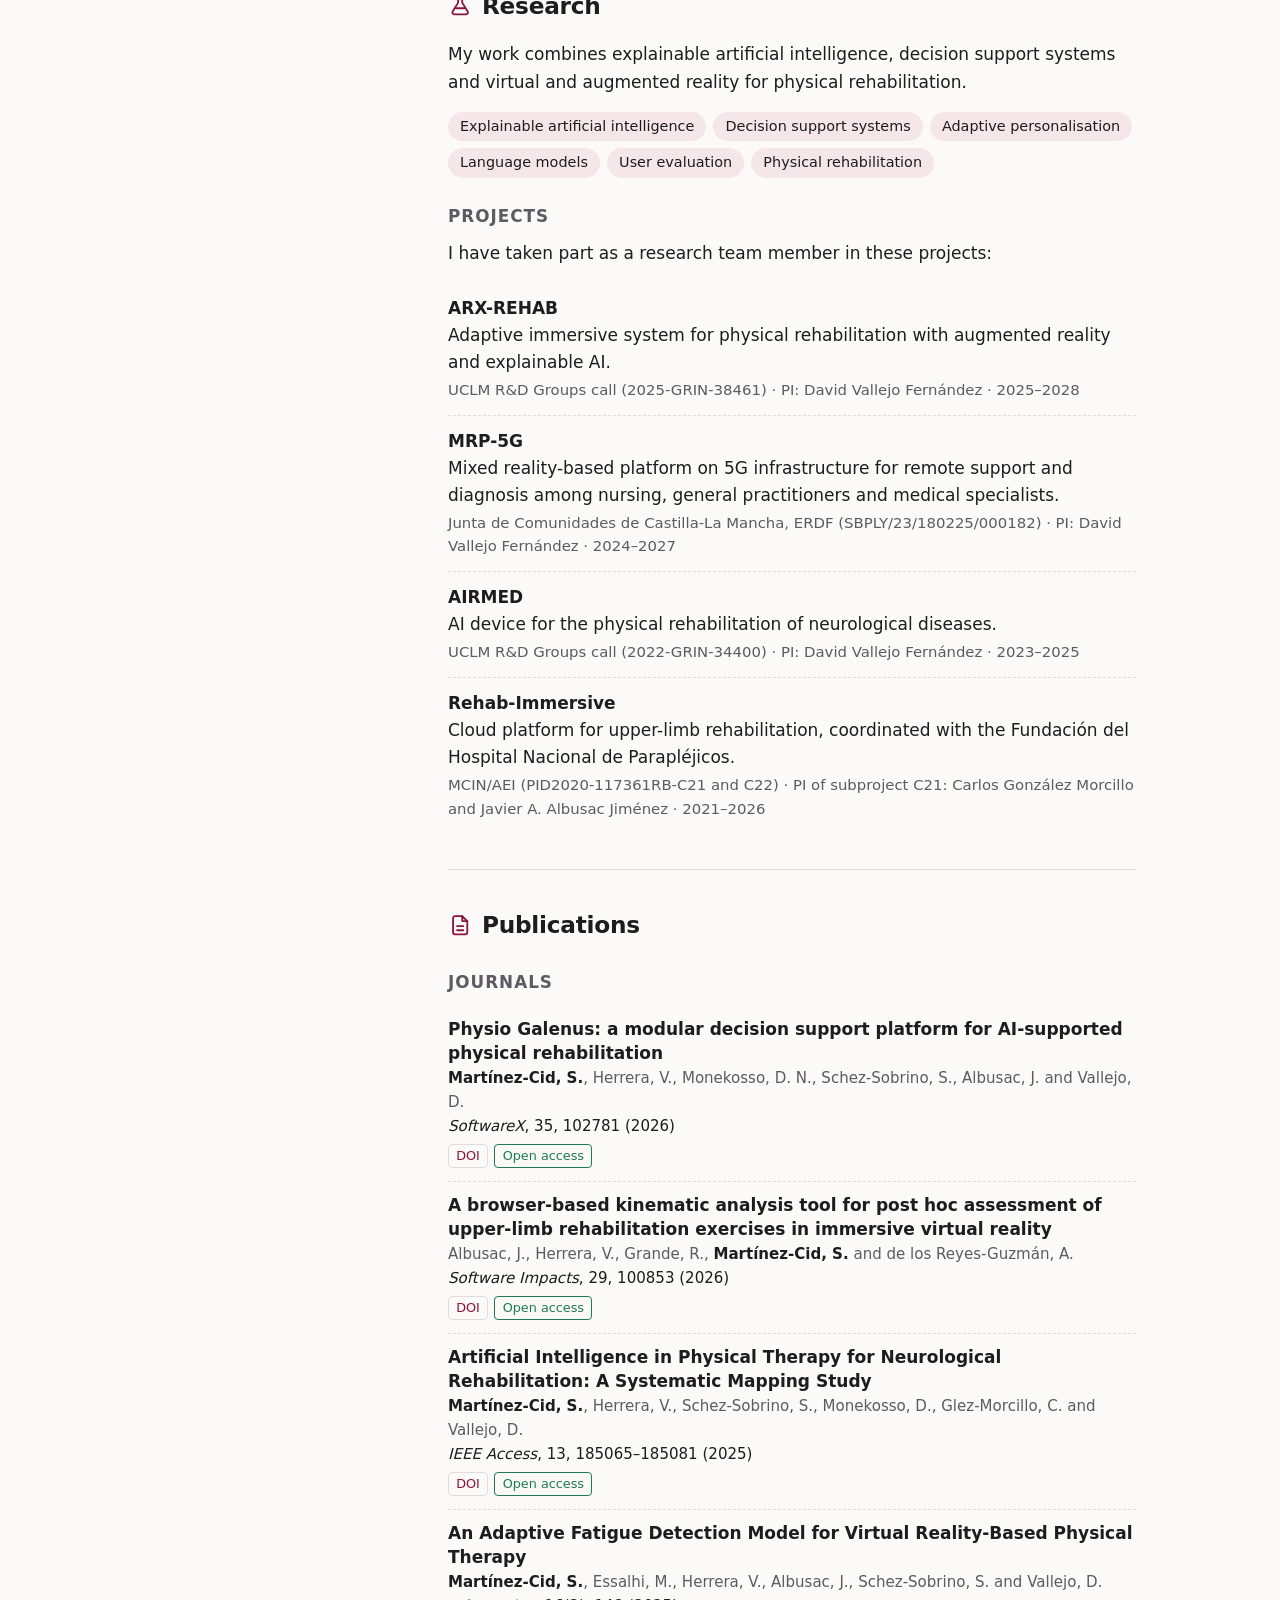
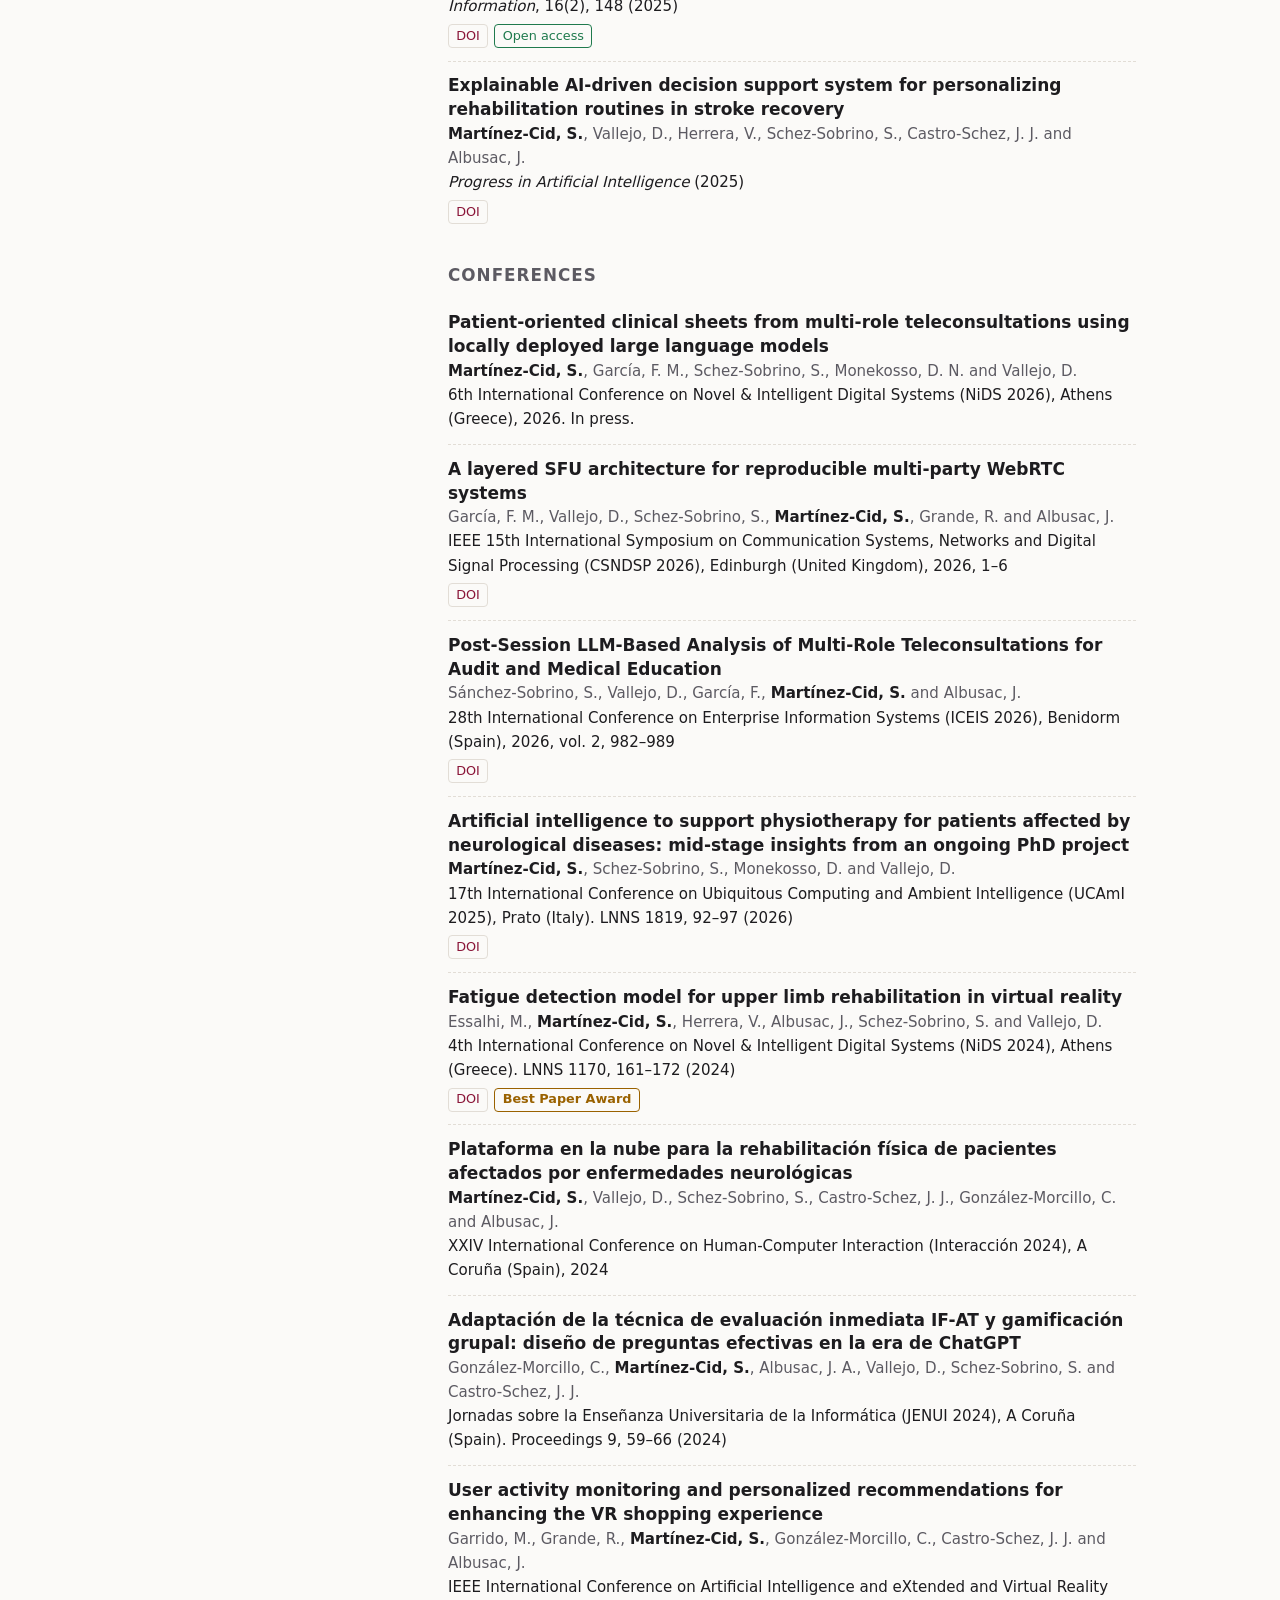
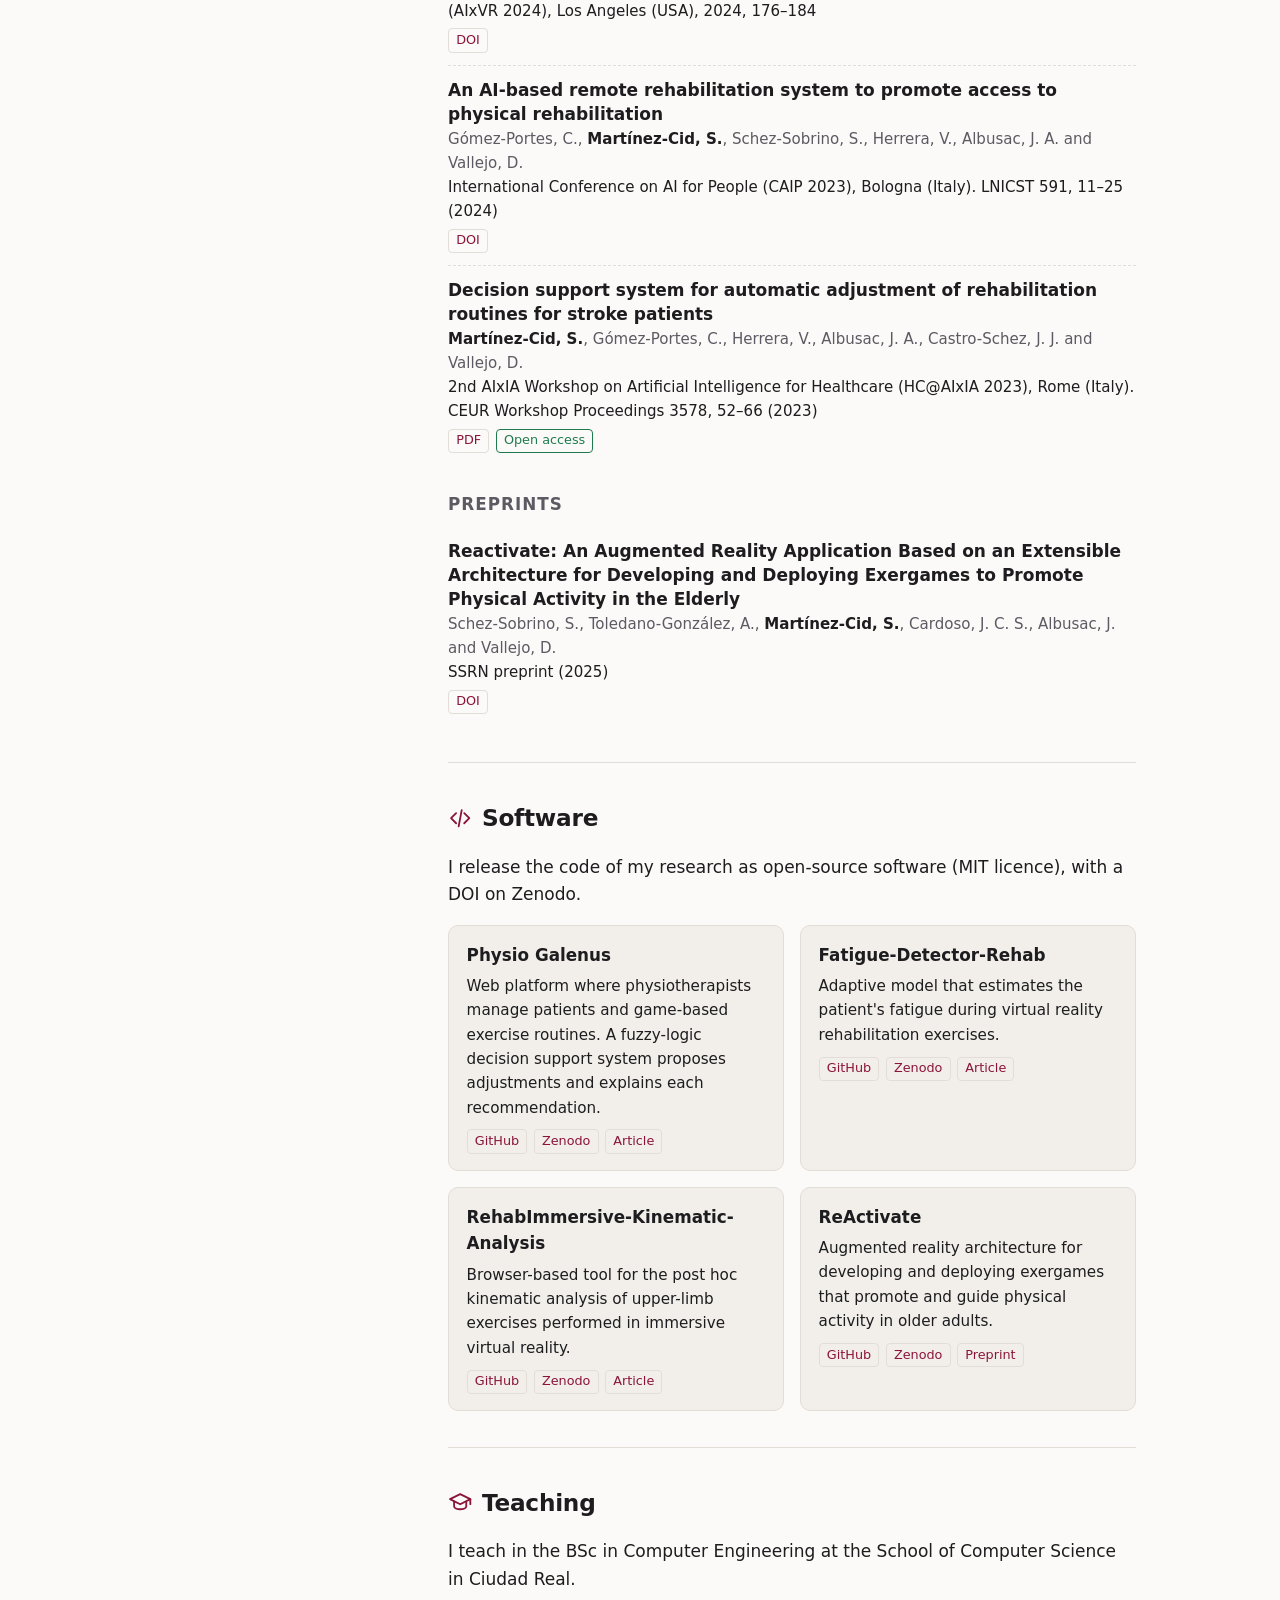
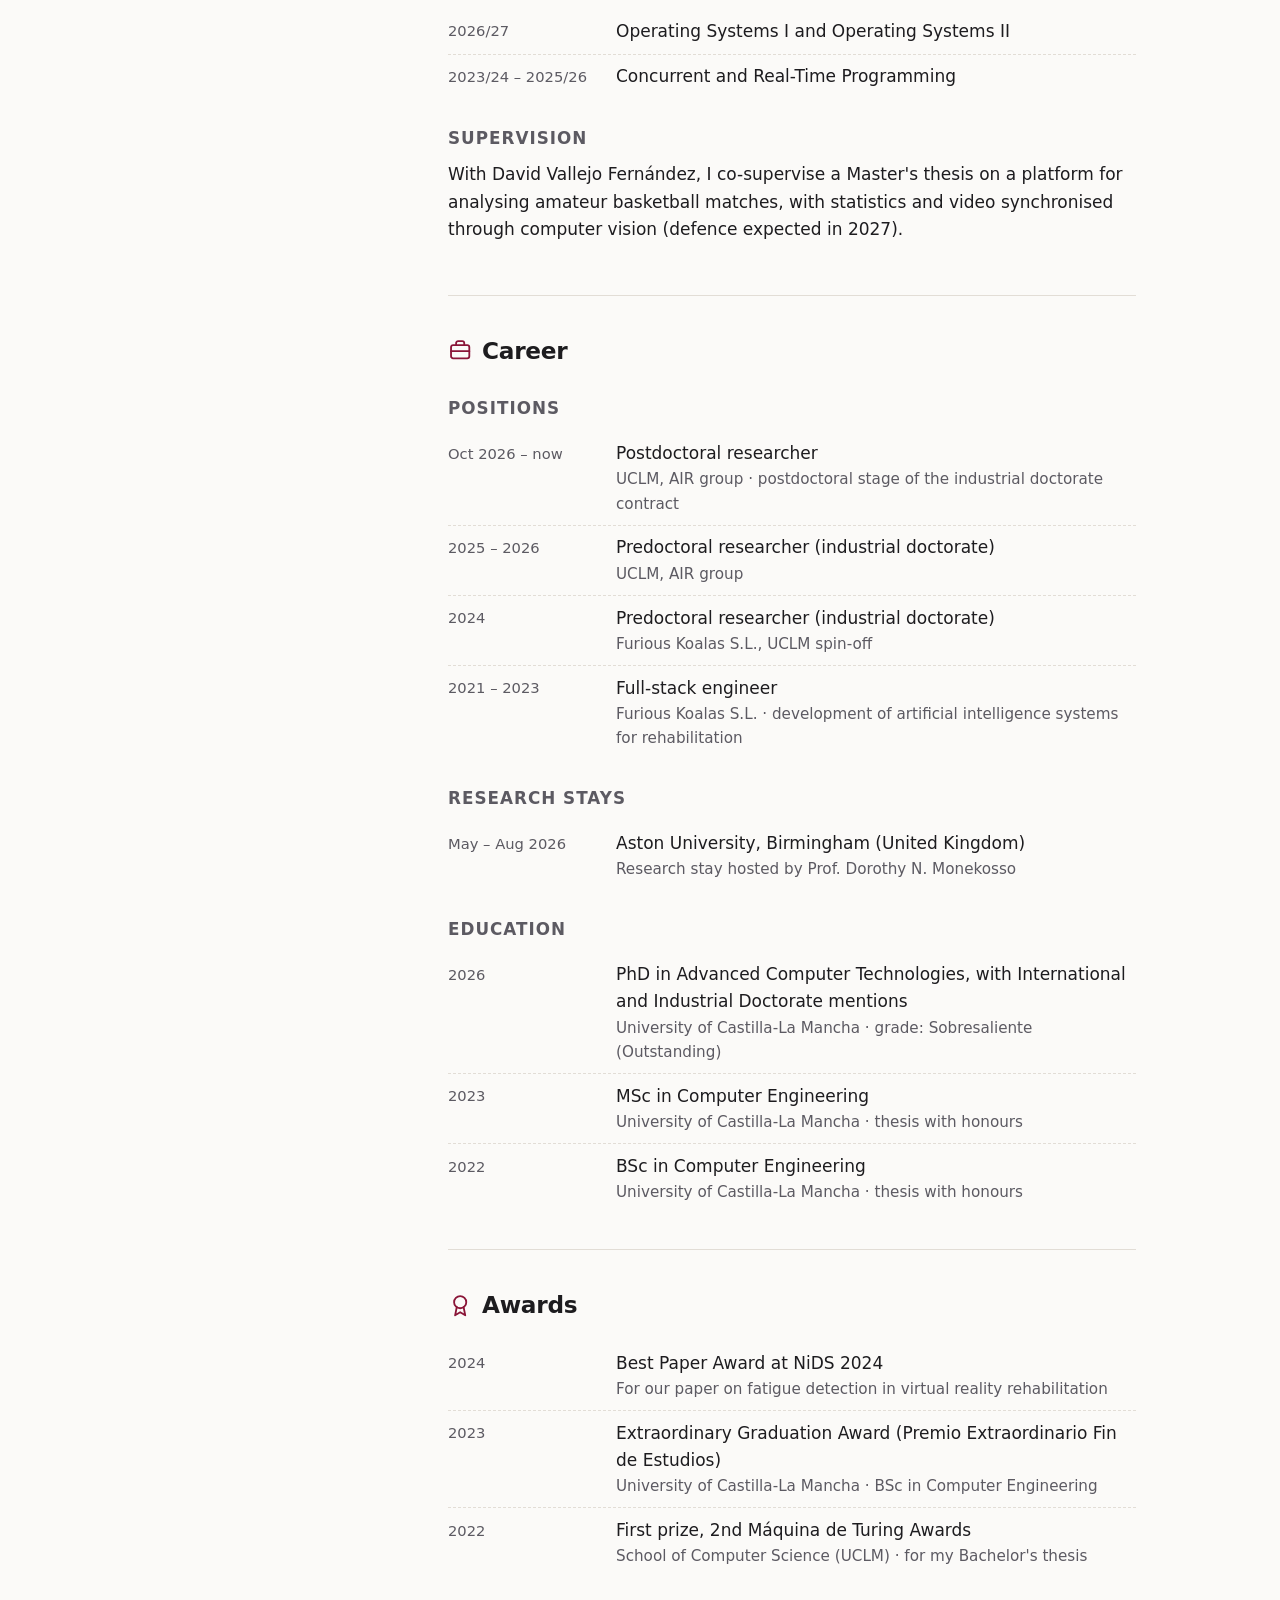
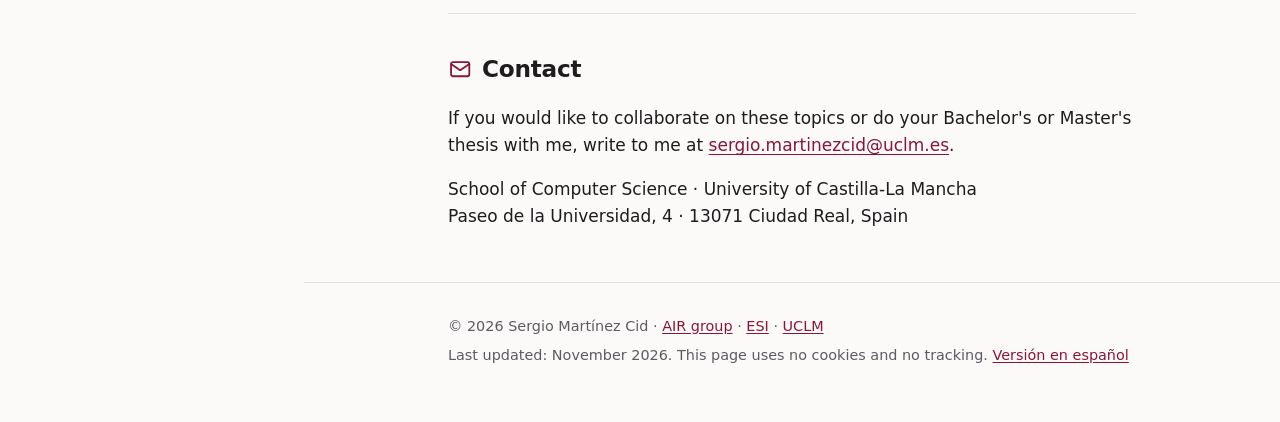
<file: en/index.html>
<!DOCTYPE html>
<html lang="en">
<head>
<meta charset="utf-8">
<meta name="viewport" content="width=device-width, initial-scale=1">
<title>Sergio Martínez Cid</title>
<meta name="description" content="Postdoctoral researcher at the University of Castilla-La Mancha (AIR group). Explainable artificial intelligence to support physical rehabilitation.">
<meta name="author" content="Sergio Martínez Cid">
<link rel="canonical" href="https://www.esi.uclm.es/www/sergio.martinezcid/en/">
<link rel="alternate" hreflang="es" href="https://www.esi.uclm.es/www/sergio.martinezcid/">
<link rel="alternate" hreflang="en" href="https://www.esi.uclm.es/www/sergio.martinezcid/en/">
<link rel="alternate" hreflang="x-default" href="https://www.esi.uclm.es/www/sergio.martinezcid/">
<meta property="og:type" content="profile">
<meta property="og:title" content="Sergio Martínez Cid">
<meta property="og:description" content="Postdoctoral researcher at the University of Castilla-La Mancha (AIR group). Explainable artificial intelligence to support physical rehabilitation.">
<meta property="og:url" content="https://www.esi.uclm.es/www/sergio.martinezcid/en/">
<meta property="og:image" content="https://www.esi.uclm.es/www/sergio.martinezcid/img/sergio.jpg">
<meta property="og:image:width" content="340">
<meta property="og:image:height" content="340">
<meta property="og:image:alt" content="Photo of Sergio Martínez Cid">
<meta property="og:locale" content="en_GB">
<meta property="og:locale:alternate" content="es_ES">
<meta name="theme-color" content="#fbfaf8" media="(prefers-color-scheme: light)">
<meta name="theme-color" content="#141416" media="(prefers-color-scheme: dark)">
<link rel="icon" href="../img/favicon.svg" type="image/svg+xml">
<link rel="stylesheet" href="../css/estilo.css">
<script type="application/ld+json">
{
  "@context": "https://schema.org",
  "@type": "Person",
  "name": "Sergio Martínez Cid",
  "jobTitle": "Postdoctoral researcher",
  "image": "https://www.esi.uclm.es/www/sergio.martinezcid/img/sergio.jpg",
  "url": "https://www.esi.uclm.es/www/sergio.martinezcid/en/",
  "email": "mailto:sergio.martinezcid@uclm.es",
  "affiliation": {"@type": "CollegeOrUniversity", "name": "University of Castilla-La Mancha", "url": "https://www.uclm.es"},
  "alumniOf": {"@type": "CollegeOrUniversity", "name": "University of Castilla-La Mancha"},
  "knowsAbout": ["Explainable artificial intelligence", "Decision support systems", "Language models", "Physical rehabilitation", "Virtual reality"],
  "sameAs": [
    "https://orcid.org/0009-0009-8976-4974",
    "https://scholar.google.es/citations?user=ztp9qcgAAAAJ",
    "https://github.com/SergioMartinezCid"
  ]
}
</script>
</head>
<body>
<svg class="sprite" aria-hidden="true" focusable="false">
  <symbol id="i-persona" viewBox="0 0 24 24"><circle cx="12" cy="8" r="4"/><path d="M4 21v-1a7 7 0 0 1 7-7h2a7 7 0 0 1 7 7v1"/></symbol>
  <symbol id="i-novedades" viewBox="0 0 24 24"><path d="M4 4h13v15a2 2 0 0 0 2 2H6a2 2 0 0 1-2-2z"/><path d="M17 8h3v11a2 2 0 0 1-2 2"/><path d="M8 8h5M8 12h5M8 16h5"/></symbol>
  <symbol id="i-investigacion" viewBox="0 0 24 24"><path d="M9 3h6"/><path d="M10 3v6.5L4.6 18.2A1.8 1.8 0 0 0 6.1 21h11.8a1.8 1.8 0 0 0 1.5-2.8L14 9.5V3"/><path d="M7.5 15h9"/></symbol>
  <symbol id="i-publicaciones" viewBox="0 0 24 24"><path d="M14 3H7a2 2 0 0 0-2 2v14a2 2 0 0 0 2 2h10a2 2 0 0 0 2-2V8z"/><path d="M14 3v5h5"/><path d="M9 13h6M9 17h6"/></symbol>
  <symbol id="i-software" viewBox="0 0 24 24"><path d="m8 7-5 5 5 5"/><path d="m16 7 5 5-5 5"/><path d="m13.5 4-3 16"/></symbol>
  <symbol id="i-docencia" viewBox="0 0 24 24"><path d="M22 9 12 4 2 9l10 5z"/><path d="M6 11.5V16c0 1.7 2.7 3 6 3s6-1.3 6-3v-4.5"/><path d="M22 9v5"/></symbol>
  <symbol id="i-trayectoria" viewBox="0 0 24 24"><rect x="3" y="7" width="18" height="13" rx="2"/><path d="M8 7V5a2 2 0 0 1 2-2h4a2 2 0 0 1 2 2v2"/><path d="M3 13h18"/></symbol>
  <symbol id="i-premios" viewBox="0 0 24 24"><circle cx="12" cy="9" r="6"/><path d="M8.6 14 7 22l5-3 5 3-1.6-8"/></symbol>
  <symbol id="i-contacto" viewBox="0 0 24 24"><rect x="3" y="5" width="18" height="14" rx="2"/><path d="m3 7 9 6 9-6"/></symbol>
</svg>
<a class="saltar" href="#contenido">Skip to content</a>

<header class="lateral">
  <div class="identidad">
    <img class="foto" src="../img/sergio.jpg" alt="Photo of Sergio Martínez Cid" width="340" height="340">
    <div>
      <h1>Sergio Martínez Cid</h1>
      <p class="cargo">Postdoctoral researcher<br>University of Castilla-La Mancha<br>AIR group</p>
    </div>
    <ul class="enlaces">
      <li><a href="mailto:sergio.martinezcid@uclm.es">Email</a></li>
      <li><a href="https://orcid.org/0009-0009-8976-4974">ORCID</a></li>
      <li><a href="https://scholar.google.es/citations?user=ztp9qcgAAAAJ&amp;hl=en">Google Scholar</a></li>
      <li><a href="https://github.com/SergioMartinezCid">GitHub</a></li>
      <li><a class="idioma" href="../" hreflang="es" lang="es" title="Versión en español">ES</a></li>
    </ul>
  </div>
  <nav class="menu" aria-label="Sections">
    <ul>
      <li><a href="#about"><svg class="icono" aria-hidden="true"><use href="#i-persona"/></svg>About</a></li>
      <li><a href="#news"><svg class="icono" aria-hidden="true"><use href="#i-novedades"/></svg>News</a></li>
      <li><a href="#research"><svg class="icono" aria-hidden="true"><use href="#i-investigacion"/></svg>Research</a></li>
      <li><a href="#publications"><svg class="icono" aria-hidden="true"><use href="#i-publicaciones"/></svg>Publications</a></li>
      <li><a href="#software"><svg class="icono" aria-hidden="true"><use href="#i-software"/></svg>Software</a></li>
      <li><a href="#teaching"><svg class="icono" aria-hidden="true"><use href="#i-docencia"/></svg>Teaching</a></li>
      <li><a href="#career"><svg class="icono" aria-hidden="true"><use href="#i-trayectoria"/></svg>Career</a></li>
      <li><a href="#awards"><svg class="icono" aria-hidden="true"><use href="#i-premios"/></svg>Awards</a></li>
      <li><a href="#contact"><svg class="icono" aria-hidden="true"><use href="#i-contacto"/></svg>Contact</a></li>
    </ul>
  </nav>
  <div class="logos">
    <a href="https://www.uclm.es" title="University of Castilla-La Mancha"><picture><source srcset="../img/uclm-blanco.png" media="(prefers-color-scheme: dark)"><img src="../img/uclm.png" alt="UCLM · University of Castilla-La Mancha" width="119" height="20" loading="lazy"></picture></a>
    <a href="https://esi.uclm.es/" title="School of Computer Science (ESI)"><img src="../img/esi.png" alt="ESI · School of Computer Science" width="35" height="28" loading="lazy"></a>
  </div>
</header>

<main id="contenido">
<div class="contenedor">

<div class="portada" aria-hidden="true">
  <img class="foto" src="../img/sergio.jpg" alt="" width="340" height="340">
  <div>
    <p class="nombre-portada">Sergio Martínez Cid</p>
    <p class="cargo">Postdoctoral researcher<br>University of Castilla-La Mancha<br>AIR group</p>
  </div>
</div>

<section id="about">
  <h2><svg class="icono" aria-hidden="true"><use href="#i-persona"/></svg>About</h2>
  <p>I am a postdoctoral researcher in the <a href="https://air.esi.uclm.es/">AIR</a> (Artificial Intelligence and Rendering) research group, at the Department of Information Technologies and Systems of the <a href="https://www.uclm.es">University of Castilla-La Mancha</a> (UCLM), and I work at the <a href="https://esi.uclm.es/">School of Computer Science</a> in Ciudad Real, Spain. I study how artificial intelligence can help physiotherapists personalise the rehabilitation of patients with neurological conditions, always leaving the final decision to them.</p>
  <p>In my PhD I designed a fuzzy-logic decision support system that adjusts each patient's routines according to how they perform them and explains each recommendation to the physiotherapist, and a model that estimates the patient's fatigue during virtual reality exercises and compares it with the patient's self-perception. Both come together in <a href="#software">Physio Galenus</a>, an open-source platform. I designed them with therapists at the Hospital Nacional de Parapléjicos in Toledo and we tested them with their patients.</p>
  <p>During my research stay at Aston University (United Kingdom) I coupled a language model to this system, with a calibrated estimate of the uncertainty of each proposal. I also work with locally deployed language models to generate patient-oriented clinical sheets from teleconsultations.</p>
  <p>I did my PhD under an industrial doctorate contract from the UCLM Plan Propio, co-funded by the ESF+: the first year at <a href="https://www.furiouskoalas.com">Furious Koalas</a>, the UCLM spin-off where I had already worked as a full-stack engineer, and the following years at the university. I defended my thesis on 15 October 2026.</p>
</section>

<section id="news">
  <h2><svg class="icono" aria-hidden="true"><use href="#i-novedades"/></svg>News</h2>
  <ul class="fechas">
    <li><time datetime="2026-10">Oct 2026</time><div>I defended my PhD thesis at the UCLM, supervised by <a href="https://www.esi.uclm.es/www/David.Vallejo/">David Vallejo Fernández</a> and <a href="https://www.esi.uclm.es/www/santiago.sanchez/">Santiago Sánchez Sobrino</a>, with the International and Industrial Doctorate mentions. Grade: Sobresaliente (Outstanding).</div></li>
    <li><time datetime="2026-09">Sep 2026</time><div>At NiDS 2026 (Athens, remotely) I presented how to generate patient-oriented clinical sheets from teleconsultations with locally deployed language models.</div></li>
    <li><time datetime="2026-08">Aug 2026</time><div>I finished my three-month research stay at Aston University (United Kingdom), hosted by Prof. Dorothy N. Monekosso.</div></li>
    <li><time datetime="2026-06">Jun 2026</time><div><em>SoftwareX</em> published <a href="https://doi.org/10.1016/j.softx.2026.102781">Physio Galenus</a>, the open-source platform that brings together the work of my thesis.</div></li>
  </ul>
</section>

<section id="research">
  <h2><svg class="icono" aria-hidden="true"><use href="#i-investigacion"/></svg>Research</h2>
  <p>My work combines explainable artificial intelligence, decision support systems and virtual and augmented reality for physical rehabilitation.</p>
  <ul class="temas">
    <li>Explainable artificial intelligence</li>
    <li>Decision support systems</li>
    <li>Adaptive personalisation</li>
    <li>Language models</li>
    <li>User evaluation</li>
    <li>Physical rehabilitation</li>
  </ul>
  <h3>Projects</h3>
  <p>I have taken part as a research team member in these projects:</p>
  <ul class="proyectos">
    <li><strong>ARX-REHAB</strong> Adaptive immersive system for physical rehabilitation with augmented reality and explainable AI.
      <span class="dato">UCLM R&amp;D Groups call (2025-GRIN-38461) · PI: David Vallejo Fernández · 2025–2028</span></li>
    <li><strong>MRP-5G</strong> Mixed reality-based platform on 5G infrastructure for remote support and diagnosis among nursing, general practitioners and medical specialists.
      <span class="dato">Junta de Comunidades de Castilla-La Mancha, ERDF (SBPLY/23/180225/000182) · PI: David Vallejo Fernández · 2024–2027</span></li>
    <li><strong>AIRMED</strong> AI device for the physical rehabilitation of neurological diseases.
      <span class="dato">UCLM R&amp;D Groups call (2022-GRIN-34400) · PI: David Vallejo Fernández · 2023–2025</span></li>
    <li><strong>Rehab-Immersive</strong> Cloud platform for upper-limb rehabilitation, coordinated with the Fundación del Hospital Nacional de Parapléjicos.
      <span class="dato">MCIN/AEI (PID2020-117361RB-C21 and C22) · PI of subproject C21: Carlos González Morcillo and Javier A. Albusac Jiménez · 2021–2026</span></li>
  </ul>
</section>

<section id="publications">
  <h2><svg class="icono" aria-hidden="true"><use href="#i-publicaciones"/></svg>Publications</h2>

  <h3>Journals</h3>
  <ul class="pubs">
    <li>
      <span class="titulo">Physio Galenus: a modular decision support platform for AI-supported physical rehabilitation</span>
      <span class="autores"><strong>Martínez-Cid, S.</strong>, Herrera, V., Monekosso, D. N., Schez-Sobrino, S., Albusac, J. and Vallejo, D.</span>
      <span class="medio"><em>SoftwareX</em>, 35, 102781 (2026)</span>
      <span class="etiquetas"><a href="https://doi.org/10.1016/j.softx.2026.102781">DOI</a><span class="abierto">Open access</span></span>
    </li>
    <li>
      <span class="titulo">A browser-based kinematic analysis tool for post hoc assessment of upper-limb rehabilitation exercises in immersive virtual reality</span>
      <span class="autores">Albusac, J., Herrera, V., Grande, R., <strong>Martínez-Cid, S.</strong> and de los Reyes-Guzmán, A.</span>
      <span class="medio"><em>Software Impacts</em>, 29, 100853 (2026)</span>
      <span class="etiquetas"><a href="https://doi.org/10.1016/j.simpa.2026.100853">DOI</a><span class="abierto">Open access</span></span>
    </li>
    <li>
      <span class="titulo">Artificial Intelligence in Physical Therapy for Neurological Rehabilitation: A Systematic Mapping Study</span>
      <span class="autores"><strong>Martínez-Cid, S.</strong>, Herrera, V., Schez-Sobrino, S., Monekosso, D., Glez-Morcillo, C. and Vallejo, D.</span>
      <span class="medio"><em>IEEE Access</em>, 13, 185065–185081 (2025)</span>
      <span class="etiquetas"><a href="https://doi.org/10.1109/ACCESS.2025.3626013">DOI</a><span class="abierto">Open access</span></span>
    </li>
    <li>
      <span class="titulo">An Adaptive Fatigue Detection Model for Virtual Reality-Based Physical Therapy</span>
      <span class="autores"><strong>Martínez-Cid, S.</strong>, Essalhi, M., Herrera, V., Albusac, J., Schez-Sobrino, S. and Vallejo, D.</span>
      <span class="medio"><em>Information</em>, 16(2), 148 (2025)</span>
      <span class="etiquetas"><a href="https://doi.org/10.3390/info16020148">DOI</a><span class="abierto">Open access</span></span>
    </li>
    <li>
      <span class="titulo">Explainable AI-driven decision support system for personalizing rehabilitation routines in stroke recovery</span>
      <span class="autores"><strong>Martínez-Cid, S.</strong>, Vallejo, D., Herrera, V., Schez-Sobrino, S., Castro-Schez, J. J. and Albusac, J.</span>
      <span class="medio"><em>Progress in Artificial Intelligence</em> (2025)</span>
      <span class="etiquetas"><a href="https://doi.org/10.1007/s13748-024-00357-6">DOI</a></span>
    </li>
  </ul>

  <h3>Conferences</h3>
  <ul class="pubs">
    <li>
      <span class="titulo">Patient-oriented clinical sheets from multi-role teleconsultations using locally deployed large language models</span>
      <span class="autores"><strong>Martínez-Cid, S.</strong>, García, F. M., Schez-Sobrino, S., Monekosso, D. N. and Vallejo, D.</span>
      <span class="medio">6th International Conference on Novel &amp; Intelligent Digital Systems (NiDS 2026), Athens (Greece), 2026. In press.</span>
    </li>
    <li>
      <span class="titulo">A layered SFU architecture for reproducible multi-party WebRTC systems</span>
      <span class="autores">García, F. M., Vallejo, D., Schez-Sobrino, S., <strong>Martínez-Cid, S.</strong>, Grande, R. and Albusac, J.</span>
      <span class="medio">IEEE 15th International Symposium on Communication Systems, Networks and Digital Signal Processing (CSNDSP 2026), Edinburgh (United Kingdom), 2026, 1–6</span>
      <span class="etiquetas"><a href="https://doi.org/10.1109/CSNDSP68462.2026.11654371">DOI</a></span>
    </li>
    <li>
      <span class="titulo">Post-Session LLM-Based Analysis of Multi-Role Teleconsultations for Audit and Medical Education</span>
      <span class="autores">Sánchez-Sobrino, S., Vallejo, D., García, F., <strong>Martínez-Cid, S.</strong> and Albusac, J.</span>
      <span class="medio">28th International Conference on Enterprise Information Systems (ICEIS 2026), Benidorm (Spain), 2026, vol. 2, 982–989</span>
      <span class="etiquetas"><a href="https://doi.org/10.5220/0014728100004018">DOI</a></span>
    </li>
    <li>
      <span class="titulo">Artificial intelligence to support physiotherapy for patients affected by neurological diseases: mid-stage insights from an ongoing PhD project</span>
      <span class="autores"><strong>Martínez-Cid, S.</strong>, Schez-Sobrino, S., Monekosso, D. and Vallejo, D.</span>
      <span class="medio">17th International Conference on Ubiquitous Computing and Ambient Intelligence (UCAmI 2025), Prato (Italy). LNNS 1819, 92–97 (2026)</span>
      <span class="etiquetas"><a href="https://doi.org/10.1007/978-3-032-16995-2_9">DOI</a></span>
    </li>
    <li>
      <span class="titulo">Fatigue detection model for upper limb rehabilitation in virtual reality</span>
      <span class="autores">Essalhi, M., <strong>Martínez-Cid, S.</strong>, Herrera, V., Albusac, J., Schez-Sobrino, S. and Vallejo, D.</span>
      <span class="medio">4th International Conference on Novel &amp; Intelligent Digital Systems (NiDS 2024), Athens (Greece). LNNS 1170, 161–172 (2024)</span>
      <span class="etiquetas"><a href="https://doi.org/10.1007/978-3-031-73344-4_13">DOI</a><span class="premio">Best Paper Award</span></span>
    </li>
    <li>
      <span class="titulo" lang="es">Plataforma en la nube para la rehabilitación física de pacientes afectados por enfermedades neurológicas</span>
      <span class="autores"><strong>Martínez-Cid, S.</strong>, Vallejo, D., Schez-Sobrino, S., Castro-Schez, J. J., González-Morcillo, C. and Albusac, J.</span>
      <span class="medio">XXIV International Conference on Human-Computer Interaction (Interacción 2024), A Coruña (Spain), 2024</span>
    </li>
    <li>
      <span class="titulo" lang="es">Adaptación de la técnica de evaluación inmediata IF-AT y gamificación grupal: diseño de preguntas efectivas en la era de ChatGPT</span>
      <span class="autores">González-Morcillo, C., <strong>Martínez-Cid, S.</strong>, Albusac, J. A., Vallejo, D., Schez-Sobrino, S. and Castro-Schez, J. J.</span>
      <span class="medio">Jornadas sobre la Enseñanza Universitaria de la Informática (JENUI 2024), A Coruña (Spain). Proceedings 9, 59–66 (2024)</span>
    </li>
    <li>
      <span class="titulo">User activity monitoring and personalized recommendations for enhancing the VR shopping experience</span>
      <span class="autores">Garrido, M., Grande, R., <strong>Martínez-Cid, S.</strong>, González-Morcillo, C., Castro-Schez, J. J. and Albusac, J.</span>
      <span class="medio">IEEE International Conference on Artificial Intelligence and eXtended and Virtual Reality (AIxVR 2024), Los Angeles (USA), 2024, 176–184</span>
      <span class="etiquetas"><a href="https://doi.org/10.1109/AIxVR59861.2024.00030">DOI</a></span>
    </li>
    <li>
      <span class="titulo">An AI-based remote rehabilitation system to promote access to physical rehabilitation</span>
      <span class="autores">Gómez-Portes, C., <strong>Martínez-Cid, S.</strong>, Schez-Sobrino, S., Herrera, V., Albusac, J. A. and Vallejo, D.</span>
      <span class="medio">International Conference on AI for People (CAIP 2023), Bologna (Italy). LNICST 591, 11–25 (2024)</span>
      <span class="etiquetas"><a href="https://doi.org/10.1007/978-3-031-71304-0_2">DOI</a></span>
    </li>
    <li>
      <span class="titulo">Decision support system for automatic adjustment of rehabilitation routines for stroke patients</span>
      <span class="autores"><strong>Martínez-Cid, S.</strong>, Gómez-Portes, C., Herrera, V., Albusac, J. A., Castro-Schez, J. J. and Vallejo, D.</span>
      <span class="medio">2nd AIxIA Workshop on Artificial Intelligence for Healthcare (HC@AIxIA 2023), Rome (Italy). CEUR Workshop Proceedings 3578, 52–66 (2023)</span>
      <span class="etiquetas"><a href="https://ceur-ws.org/Vol-3578/paper6.pdf">PDF</a><span class="abierto">Open access</span></span>
    </li>
  </ul>

  <h3>Preprints</h3>
  <ul class="pubs">
    <li>
      <span class="titulo">Reactivate: An Augmented Reality Application Based on an Extensible Architecture for Developing and Deploying Exergames to Promote Physical Activity in the Elderly</span>
      <span class="autores">Schez-Sobrino, S., Toledano-González, A., <strong>Martínez-Cid, S.</strong>, Cardoso, J. C. S., Albusac, J. and Vallejo, D.</span>
      <span class="medio">SSRN preprint (2025)</span>
      <span class="etiquetas"><a href="https://doi.org/10.2139/ssrn.5346093">DOI</a></span>
    </li>
  </ul>
</section>

<section id="software">
  <h2><svg class="icono" aria-hidden="true"><use href="#i-software"/></svg>Software</h2>
  <p>I release the code of my research as open-source software (MIT licence), with a DOI on Zenodo.</p>
  <ul class="software">
    <li>
      <strong>Physio Galenus</strong>
      <p>Web platform where physiotherapists manage patients and game-based exercise routines. A fuzzy-logic decision support system proposes adjustments and explains each recommendation.</p>
      <span class="etiquetas"><a href="https://github.com/AIR-Research-Group-UCLM/Physio-Galenus">GitHub</a><a href="https://doi.org/10.5281/zenodo.20176807">Zenodo</a><a href="https://doi.org/10.1016/j.softx.2026.102781">Article</a></span>
    </li>
    <li>
      <strong>Fatigue-Detector-Rehab</strong>
      <p>Adaptive model that estimates the patient's fatigue during virtual reality rehabilitation exercises.</p>
      <span class="etiquetas"><a href="https://github.com/AIR-Research-Group-UCLM/Fatigue-Detector-Rehab">GitHub</a><a href="https://doi.org/10.5281/zenodo.22745996">Zenodo</a><a href="https://doi.org/10.3390/info16020148">Article</a></span>
    </li>
    <li>
      <strong>RehabImmersive-Kinematic-Analysis</strong>
      <p>Browser-based tool for the post hoc kinematic analysis of upper-limb exercises performed in immersive virtual reality.</p>
      <span class="etiquetas"><a href="https://github.com/AIR-Research-Group-UCLM/RehabImmersive-Kinematic-Analysis">GitHub</a><a href="https://doi.org/10.5281/zenodo.22745980">Zenodo</a><a href="https://doi.org/10.1016/j.simpa.2026.100853">Article</a></span>
    </li>
    <li>
      <strong>ReActivate</strong>
      <p>Augmented reality architecture for developing and deploying exergames that promote and guide physical activity in older adults.</p>
      <span class="etiquetas"><a href="https://github.com/AIR-Research-Group-UCLM/ReActivate">GitHub</a><a href="https://doi.org/10.5281/zenodo.20764253">Zenodo</a><a href="https://doi.org/10.2139/ssrn.5346093">Preprint</a></span>
    </li>
  </ul>
</section>

<section id="teaching">
  <h2><svg class="icono" aria-hidden="true"><use href="#i-docencia"/></svg>Teaching</h2>
  <p>I teach in the BSc in Computer Engineering at the School of Computer Science in Ciudad Real.</p>
  <ul class="fechas">
    <li><span class="periodo">2026/27</span><div>Operating Systems I and Operating Systems II</div></li>
    <li><span class="periodo">2023/24 – 2025/26</span><div>Concurrent and Real-Time Programming</div></li>
  </ul>
  <h3>Supervision</h3>
  <p>With David Vallejo Fernández, I co-supervise a Master's thesis on a platform for analysing amateur basketball matches, with statistics and video synchronised through computer vision (defence expected in 2027).</p>
</section>

<section id="career">
  <h2><svg class="icono" aria-hidden="true"><use href="#i-trayectoria"/></svg>Career</h2>
  <h3>Positions</h3>
  <ul class="fechas">
    <li><span class="periodo">Oct 2026 – now</span><div>Postdoctoral researcher<span class="lugar">UCLM, AIR group · postdoctoral stage of the industrial doctorate contract</span></div></li>
    <li><span class="periodo">2025 – 2026</span><div>Predoctoral researcher (industrial doctorate)<span class="lugar">UCLM, AIR group</span></div></li>
    <li><span class="periodo">2024</span><div>Predoctoral researcher (industrial doctorate)<span class="lugar">Furious Koalas S.L., UCLM spin-off</span></div></li>
    <li><span class="periodo">2021 – 2023</span><div>Full-stack engineer<span class="lugar">Furious Koalas S.L. · development of artificial intelligence systems for rehabilitation</span></div></li>
  </ul>
  <h3>Research stays</h3>
  <ul class="fechas">
    <li><span class="periodo">May – Aug 2026</span><div>Aston University, Birmingham (United Kingdom)<span class="lugar">Research stay hosted by Prof. Dorothy N. Monekosso</span></div></li>
  </ul>
  <h3>Education</h3>
  <ul class="fechas">
    <li><span class="periodo">2026</span><div>PhD in Advanced Computer Technologies, with International and Industrial Doctorate mentions<span class="lugar">University of Castilla-La Mancha · grade: Sobresaliente (Outstanding)</span></div></li>
    <li><span class="periodo">2023</span><div>MSc in Computer Engineering<span class="lugar">University of Castilla-La Mancha · thesis with honours</span></div></li>
    <li><span class="periodo">2022</span><div>BSc in Computer Engineering<span class="lugar">University of Castilla-La Mancha · thesis with honours</span></div></li>
  </ul>
</section>

<section id="awards">
  <h2><svg class="icono" aria-hidden="true"><use href="#i-premios"/></svg>Awards</h2>
  <ul class="fechas">
    <li><span class="periodo">2024</span><div>Best Paper Award at NiDS 2024<span class="lugar">For our paper on fatigue detection in virtual reality rehabilitation</span></div></li>
    <li><span class="periodo">2023</span><div>Extraordinary Graduation Award (Premio Extraordinario Fin de Estudios)<span class="lugar">University of Castilla-La Mancha · BSc in Computer Engineering</span></div></li>
    <li><span class="periodo">2022</span><div>First prize, 2nd Máquina de Turing Awards<span class="lugar">School of Computer Science (UCLM) · for my Bachelor's thesis</span></div></li>
  </ul>
</section>

<section id="contact">
  <h2><svg class="icono" aria-hidden="true"><use href="#i-contacto"/></svg>Contact</h2>
  <p>If you would like to collaborate on these topics or do your Bachelor's or Master's thesis with me, write to me at <a href="mailto:sergio.martinezcid@uclm.es">sergio.martinezcid@uclm.es</a>.</p>
  <p>School of Computer Science · University of Castilla-La Mancha<br>Paseo de la Universidad, 4 · 13071 Ciudad Real, Spain</p>
</section>

</div>
</main>

<footer class="pie">
  <div class="contenedor">
    <p>© 2026 Sergio Martínez Cid · <a href="https://air.esi.uclm.es/">AIR group</a> · <a href="https://esi.uclm.es/">ESI</a> · <a href="https://www.uclm.es">UCLM</a></p>
    <p>Last updated: November 2026. This page uses no cookies and no tracking. <a href="../" hreflang="es" lang="es">Versión en español</a></p>
  </div>
</footer>
<script src="../js/web.js"></script>
</body>
</html>
</file>
<file: css/estilo.css>
/* Sergio Martínez Cid · web personal (ESI-UCLM)
   Sin dependencias externas. Colores en variables: cambia aquí la paleta. */

:root {
  --fondo: #fbfaf8;
  --fondo-alt: #f2efea;
  --texto: #1d1c1f;
  --suave: #5c5a62;
  --linea: #e2ddd6;
  --acento: #8a1538;        /* granate UCLM */
  --acento-suave: #f5e6ea;
  --ancho: 48rem;
  --lateral: 19rem;
  --fuente: system-ui, -apple-system, "Segoe UI", Roboto, "Helvetica Neue", Arial, sans-serif;
  color-scheme: light;
}

@media (prefers-color-scheme: dark) {
  :root {
    --fondo: #141416;
    --fondo-alt: #1d1d21;
    --texto: #ebeaee;
    --suave: #a3a1ab;
    --linea: #2f2e35;
    --acento: #ec8aa2;
    --acento-suave: #3a1e27;
    color-scheme: dark;
  }
}

* { box-sizing: border-box; }

html { scroll-behavior: smooth; scroll-padding-top: 4rem; }
@media (prefers-reduced-motion: reduce) { html { scroll-behavior: auto; } }

body {
  margin: 0;
  background: var(--fondo);
  color: var(--texto);
  font-family: var(--fuente);
  font-size: 1.0625rem;
  line-height: 1.6;
  -webkit-text-size-adjust: 100%;
}

a { color: var(--acento); text-underline-offset: 0.15em; }
a:hover { text-decoration-thickness: 2px; }
a:focus-visible { outline: 2px solid var(--acento); outline-offset: 2px; border-radius: 2px; }

.saltar {
  position: absolute; left: -999px; top: 0;
  background: var(--acento); color: var(--fondo); padding: 0.5rem 1rem; z-index: 10;
}
.saltar:focus { left: 1rem; }

/* ---------- Estructura ----------
   Móvil: identidad arriba, menú horizontal fijo al hacer scroll y contenido debajo.
   Escritorio (≥ 62rem): barra lateral fija a la izquierda con foto, enlaces y menú. */

.lateral { display: contents; }

.identidad {
  display: grid; grid-template-columns: auto 1fr; gap: 0 1rem; align-items: center;
  max-width: var(--ancho); margin: 0 auto; padding: 2rem 1rem 1.25rem;
}
.foto { width: 5.5rem; height: 5.5rem; border-radius: 50%; object-fit: cover; border: 1px solid var(--linea); background: #fff; }
.identidad h1 { font-size: 1.6rem; line-height: 1.15; margin: 0; letter-spacing: -0.02em; }
.cargo { margin: 0.35rem 0 0; color: var(--suave); font-size: 0.92rem; line-height: 1.45; }

.enlaces { grid-column: 1 / -1; display: flex; flex-wrap: wrap; gap: 0.45rem; margin: 1rem 0 0; padding: 0; list-style: none; }
.enlaces a {
  display: inline-block; padding: 0.25rem 0.75rem; border-radius: 999px;
  border: 1px solid var(--linea); background: var(--fondo-alt);
  color: var(--texto); text-decoration: none; font-size: 0.88rem;
}
.enlaces a:hover { border-color: var(--acento); color: var(--acento); }
.enlaces .idioma { font-weight: 650; letter-spacing: 0.04em; }

.menu {
  position: sticky; top: 0; z-index: 5;
  background: color-mix(in srgb, var(--fondo) 92%, transparent);
  backdrop-filter: blur(6px);
  border-top: 1px solid var(--linea); border-bottom: 1px solid var(--linea);
}
.menu ul {
  display: flex; gap: 0.95rem; list-style: none;
  max-width: var(--ancho); margin: 0 auto; padding: 0.75rem 2rem 0.75rem 1rem;
  overflow-x: auto; scrollbar-width: none;
  /* el degradado indica que hay más enlaces a la derecha */
  -webkit-mask-image: linear-gradient(to right, #000 85%, transparent);
  mask-image: linear-gradient(to right, #000 85%, transparent);
}
.menu ul::-webkit-scrollbar { display: none; }
.menu a { display: inline-flex; align-items: center; gap: 0.4rem; color: var(--suave); text-decoration: none; font-size: 0.9rem; white-space: nowrap; }
.menu a:hover, .menu a[aria-current] { color: var(--acento); }

.contenedor { max-width: var(--ancho); margin: 0 auto; padding: 0 1rem; }

/* Iconos de las secciones: símbolos SVG definidos una vez al principio de cada página */
.sprite { position: absolute; width: 0; height: 0; overflow: hidden; }
.icono {
  width: 1.1em; height: 1.1em; flex: none;
  fill: none; stroke: currentColor; stroke-width: 1.8; stroke-linecap: round; stroke-linejoin: round;
}

.contenedor > section:first-of-type { border-top: 0; }

/* Cabecera del contenido (foto, nombre y puesto): solo en escritorio, porque en el móvil
   la barra ya muestra lo mismo arriba del todo. */
.portada { display: none; }

@media (min-width: 62rem) {
  html { scroll-padding-top: 1.5rem; }
  .lateral {
    display: flex; flex-direction: column;
    position: fixed; top: 0; bottom: 0; left: 0; width: var(--lateral);
    overflow-y: auto; background: var(--fondo-alt); border-right: 1px solid var(--linea);
    padding: 2.75rem 1.6rem 2rem;
  }
  .identidad { display: block; max-width: none; margin: 0; padding: 0; }
  .foto { display: block; width: 8.5rem; height: 8.5rem; margin-bottom: 1.25rem; }
  .identidad h1 { font-size: 1.5rem; }
  .cargo { font-size: 0.9rem; }
  /* el botón de idioma, arriba a la derecha de la barra */
  .enlaces .idioma { position: absolute; top: 1.1rem; right: 1.1rem; }
  .enlaces a { background: var(--fondo); }
  .menu { position: static; background: none; backdrop-filter: none; border: 0; margin-top: 1.75rem; }
  .menu ul {
    flex-direction: column; gap: 0.15rem; max-width: none; margin: 0; padding: 0;
    overflow: visible; -webkit-mask-image: none; mask-image: none;
  }
  .menu a { display: flex; gap: 0.65rem; padding: 0.35rem 0.8rem; border-radius: 6px; font-size: 0.97rem; }
  .menu a:hover { background: var(--fondo); }
  .menu a[aria-current] { background: var(--acento-suave); font-weight: 600; }
  main, .pie { margin-left: var(--lateral); }
  main .contenedor, .pie .contenedor { padding: 0 2.5rem; }

  .portada { display: flex; align-items: center; gap: 2.25rem; padding: 2.75rem 0 2.75rem; }
  .portada .foto { width: 10rem; height: 10rem; margin: 0; flex: none; }
  .nombre-portada { margin: 0; font-size: 2.9rem; font-weight: 700; line-height: 1.15; letter-spacing: -0.02em; }
  .portada .cargo { font-size: 1.15rem; margin-top: 0.75rem; }
  .contenedor > .portada + section { border-top: 1px solid var(--linea); }
}
/* Logos de la UCLM y la ESI: uno encima del otro, abajo del todo en la barra lateral,
   solo en escritorio. En el móvil no se muestran (el pie ya enlaza a las dos). */
.logos { display: none; }
@media (min-width: 62rem) {
  .logos { display: flex; flex-direction: column; align-items: flex-start; gap: 0.9rem; margin-top: auto; padding: 1.75rem 0 0 0.8rem; }
  .logos a { display: block; border-radius: 4px; }
  .logos img { display: block; width: auto; height: 1.25rem; }
  .logos a + a img { height: 1.75rem; }
  .logos a:hover img { opacity: 0.8; }
}
/* Pantallas anchas pero bajas: barra más compacta para que quepa el menú */
@media (min-width: 62rem) and (max-height: 50rem) {
  .lateral { padding-top: 1.75rem; }
  .foto { width: 6rem; height: 6rem; margin-bottom: 0.9rem; }
  .menu { margin-top: 1.1rem; }
  .menu a { padding: 0.25rem 0.8rem; }
  .logos { padding-top: 1.1rem; gap: 0.7rem; }
}

/* ---------- Secciones ---------- */
section { padding: 2.25rem 0; border-top: 1px solid var(--linea); }
h2 { display: flex; align-items: center; gap: 0.6rem; font-size: 1.45rem; margin: 0 0 1.1rem; letter-spacing: -0.01em; }
h2 .icono { color: var(--acento); width: 1.05em; height: 1.05em; }
h3 { font-size: 1.05rem; margin: 1.6rem 0 0.6rem; color: var(--suave); text-transform: uppercase; letter-spacing: 0.06em; font-weight: 600; }
p { margin: 0 0 1rem; }

/* Listas con fecha a la izquierda (novedades, trayectoria, formación, premios) */
.fechas { list-style: none; margin: 0; padding: 0; }
.fechas li { display: grid; grid-template-columns: 9.5rem 1fr; gap: 1rem; padding: 0.55rem 0; }
.fechas li + li { border-top: 1px dashed var(--linea); }
.fechas time, .fechas .periodo { color: var(--suave); font-size: 0.92rem; font-variant-numeric: tabular-nums; padding-top: 0.1rem; }
.fechas .lugar { display: block; color: var(--suave); font-size: 0.95rem; }
@media (max-width: 34rem) {
  .fechas li { grid-template-columns: 1fr; gap: 0.1rem; }
}

/* Temas */
.temas { display: flex; flex-wrap: wrap; gap: 0.45rem; list-style: none; padding: 0; margin: 0 0 0.5rem; }
.temas li { background: var(--acento-suave); color: var(--texto); border-radius: 999px; padding: 0.2rem 0.75rem; font-size: 0.9rem; }

/* Proyectos */
.proyectos { list-style: none; margin: 0; padding: 0; }
.proyectos li { padding: 0.75rem 0; }
.proyectos li + li { border-top: 1px dashed var(--linea); }
.proyectos strong { display: block; }
.dato { display: block; color: var(--suave); font-size: 0.93rem; margin-top: 0.15rem; }

/* Publicaciones */
.pubs { list-style: none; margin: 0; padding: 0; }
.pubs li { padding: 0.8rem 0; }
.pubs li + li { border-top: 1px dashed var(--linea); }
.pubs .titulo { display: block; font-weight: 600; line-height: 1.4; }
.pubs .autores { display: block; color: var(--suave); font-size: 0.94rem; }
.pubs .autores strong { color: var(--texto); font-weight: 600; }
.pubs .medio { display: block; font-size: 0.94rem; }
.etiquetas { display: flex; flex-wrap: wrap; gap: 0.4rem; margin-top: 0.35rem; font-size: 0.8rem; }
.etiquetas > * { border: 1px solid var(--linea); border-radius: 4px; padding: 0.05rem 0.45rem; text-decoration: none; }
.etiquetas a { color: var(--acento); }
.etiquetas .abierto { color: #1f7a4d; border-color: currentColor; }
.etiquetas .premio { color: #9a6200; border-color: currentColor; font-weight: 600; }
@media (prefers-color-scheme: dark) {
  .etiquetas .abierto { color: #6fd3a0; }
  .etiquetas .premio { color: #f2c063; }
}

/* Software */
.software { display: grid; gap: 1rem; grid-template-columns: repeat(auto-fit, minmax(min(100%, 20rem), 1fr)); list-style: none; margin: 0; padding: 0; }
.software li { border: 1px solid var(--linea); border-radius: 10px; padding: 1rem 1.1rem; background: var(--fondo-alt); }
.software strong { display: block; font-size: 1.05rem; }
.software p { margin: 0.35rem 0 0.6rem; font-size: 0.95rem; }

/* Pie */
.pie { border-top: 1px solid var(--linea); padding: 2rem 0 3rem; color: var(--suave); font-size: 0.9rem; }
.pie p { margin: 0 0 0.4rem; }
</file>
